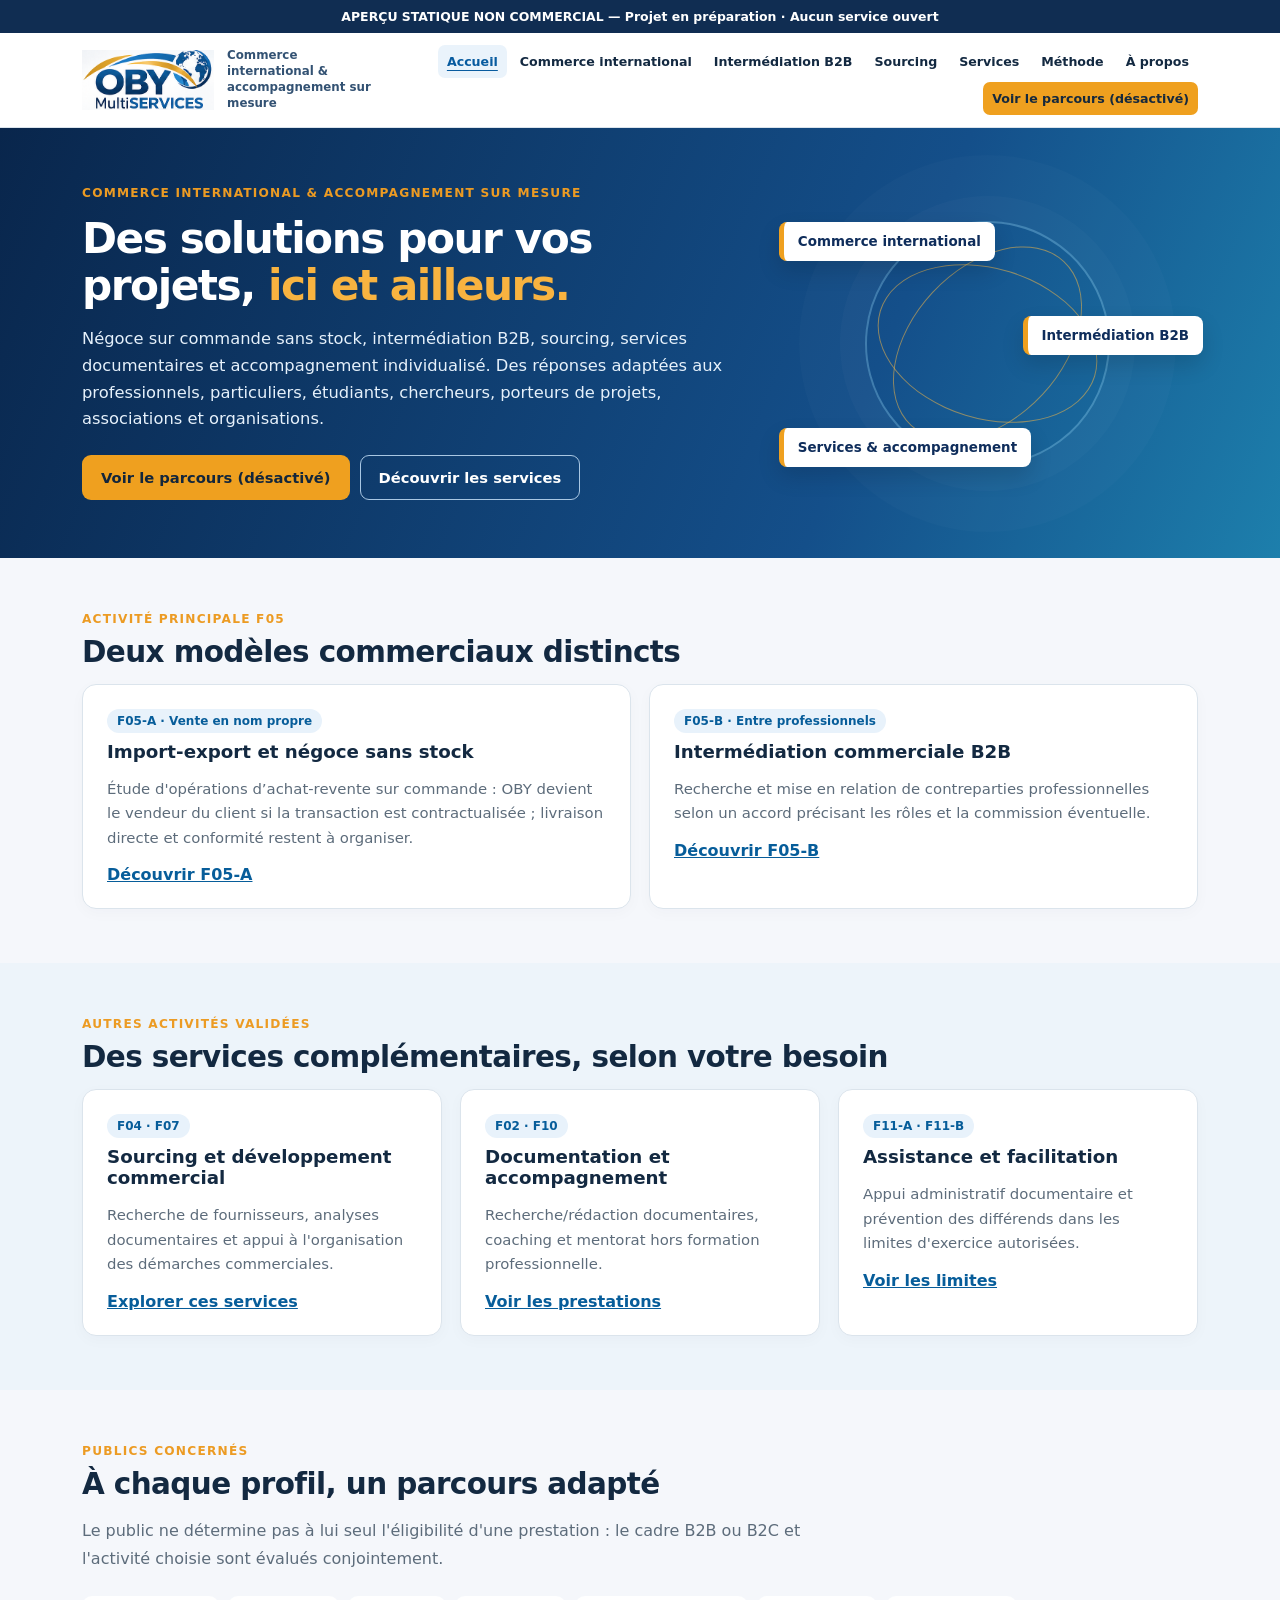
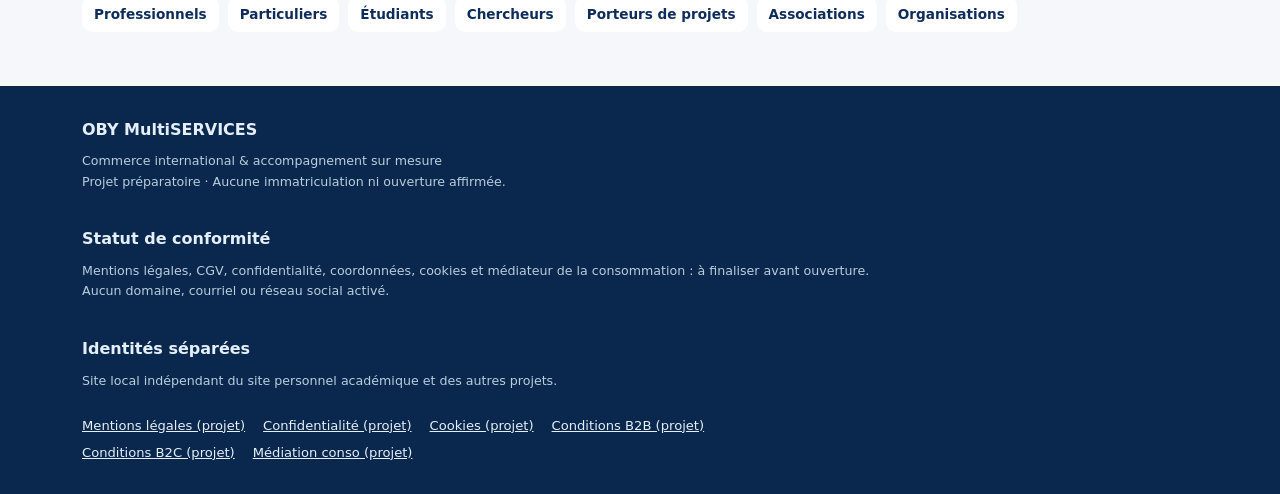
<file: docs/index.html>
<!DOCTYPE html>

<html lang="fr"><head><meta charset="utf-8"/><meta content="width=device-width,initial-scale=1" name="viewport"/><meta content="noindex,nofollow,noarchive" name="robots"/><meta content="strict-origin-when-cross-origin" name="referrer"/><title>Commerce international et accompagnement sur mesure | OBY MultiSERVICES — Aperçu statique</title><meta content="Découvrez OBY MultiSERVICES : commerce international, négoce sans stock, intermédiation B2B, sourcing et accompagnement individualisé." name="description"/><link href="assets/css/site.css" rel="stylesheet"/><script defer="" src="assets/js/site.js"></script></head><body><a class="skip" href="#main">Aller au contenu</a><div class="banner">APERÇU STATIQUE NON COMMERCIAL — Projet en préparation · Aucun service ouvert</div><header class="header"><div class="header-inner"><a aria-label="OBY MultiSERVICES — Accueil" class="brand" href="index.html"><img alt="Logo de référence OBY MultiSERVICES — piste Connexions commerciales" src="assets/img/logo_p1_REFERENCE_NON_FINAL.png"/><span class="brand-caption">Commerce international &amp; accompagnement sur mesure</span></a><button aria-controls="main-nav" aria-expanded="false" class="menu-toggle" data-menu-toggle="" type="button">☰ Menu</button><nav aria-label="Navigation principale" class="nav" data-main-nav="" id="main-nav"><a aria-current="page" class="active" href="index.html">Accueil</a><a class="" href="commerce.html">Commerce international</a><a class="" href="intermediation.html">Intermédiation B2B</a><a class="" href="sourcing.html">Sourcing</a><a class="" href="services.html">Services</a><a class="" href="methode.html">Méthode</a><a class="" href="apropos.html">À propos</a><a class="nav-cta" href="contact.html">Voir le parcours (désactivé)</a></nav></div></header><main class="main" id="main">
<section class="hero"><div class="container hero-grid"><div><div class="eyebrow">Commerce international &amp; accompagnement sur mesure</div><h1>Des solutions pour vos projets, <em>ici et ailleurs.</em></h1><p>Négoce sur commande sans stock, intermédiation B2B, sourcing, services documentaires et accompagnement individualisé. Des réponses adaptées aux professionnels, particuliers, étudiants, chercheurs, porteurs de projets, associations et organisations.</p><div class="btns"><a class="btn btn-primary" href="contact.html">Voir le parcours (désactivé)</a><a class="btn btn-outline" href="services.html">Découvrir les services</a></div></div><div aria-hidden="true" class="hero-visual"><div class="orb"></div><div class="orb-label one">Commerce international</div><div class="orb-label two">Intermédiation B2B</div><div class="orb-label three">Services &amp; accompagnement</div></div></div></section>
<section class="section"><div class="container"><div class="eyebrow">Activité principale F05</div><h2>Deux modèles commerciaux distincts</h2><div class="grid two"><article class="tile"><span class="chip">F05-A · Vente en nom propre</span><h3>Import-export et négoce sans stock</h3><p>Étude d'opérations d’achat-revente sur commande : OBY devient le vendeur du client si la transaction est contractualisée ; livraison directe et conformité restent à organiser.</p><a class="inline" href="commerce.html">Découvrir F05-A</a></article><article class="tile"><span class="chip">F05-B · Entre professionnels</span><h3>Intermédiation commerciale B2B</h3><p>Recherche et mise en relation de contreparties professionnelles selon un accord précisant les rôles et la commission éventuelle.</p><a class="inline" href="intermediation.html">Découvrir F05-B</a></article></div></div></section>
<section class="section soft"><div class="container"><div class="eyebrow">Autres activités validées</div><h2>Des services complémentaires, selon votre besoin</h2><div class="grid three"><article class="tile"><span class="chip">F04 · F07</span><h3>Sourcing et développement commercial</h3><p>Recherche de fournisseurs, analyses documentaires et appui à l'organisation des démarches commerciales.</p><a class="inline" href="sourcing.html">Explorer ces services</a></article><article class="tile"><span class="chip">F02 · F10</span><h3>Documentation et accompagnement</h3><p>Recherche/rédaction documentaires, coaching et mentorat hors formation professionnelle.</p><a class="inline" href="services.html">Voir les prestations</a></article><article class="tile"><span class="chip">F11-A · F11-B</span><h3>Assistance et facilitation</h3><p>Appui administratif documentaire et prévention des différends dans les limites d'exercice autorisées.</p><a class="inline" href="services.html">Voir les limites</a></article></div></div></section>
<section class="section"><div class="container"><div class="eyebrow">Publics concernés</div><h2>À chaque profil, un parcours adapté</h2><p class="intro">Le public ne détermine pas à lui seul l'éligibilité d'une prestation : le cadre B2B ou B2C et l'activité choisie sont évalués conjointement.</p><div class="audiences"><a href="contact.html?profil=professionnel">Professionnels</a><a href="contact.html?profil=particulier">Particuliers</a><a href="contact.html?profil=etudiant">Étudiants</a><a href="contact.html?profil=chercheur">Chercheurs</a><a href="contact.html?profil=porteur">Porteurs de projets</a><a href="contact.html?profil=association">Associations</a><a href="contact.html?profil=organisation">Organisations</a></div></div></section>
</main><footer class="footer"><div class="container foot-grid"><div><strong>OBY MultiSERVICES</strong><p>Commerce international &amp; accompagnement sur mesure<br/>Projet préparatoire · Aucune immatriculation ni ouverture affirmée.</p></div><div><strong>Statut de conformité</strong><p>Mentions légales, CGV, confidentialité, coordonnées, cookies et médiateur de la consommation : à finaliser avant ouverture.<br/>Aucun domaine, courriel ou réseau social activé.</p></div><div><strong>Identités séparées</strong><p>Site local indépendant du site personnel académique et des autres projets.</p></div></div><div class="container"><nav aria-label="Documents juridiques en préparation" class="site-legal-links"><a href="mentions-legales.html">Mentions légales (projet)</a><a href="confidentialite.html">Confidentialité (projet)</a><a href="cookies.html">Cookies (projet)</a><a href="conditions-b2b.html">Conditions B2B (projet)</a><a href="conditions-b2c.html">Conditions B2C (projet)</a><a href="mediation-consommation.html">Médiation conso (projet)</a></nav></div></footer></body></html>
</file>
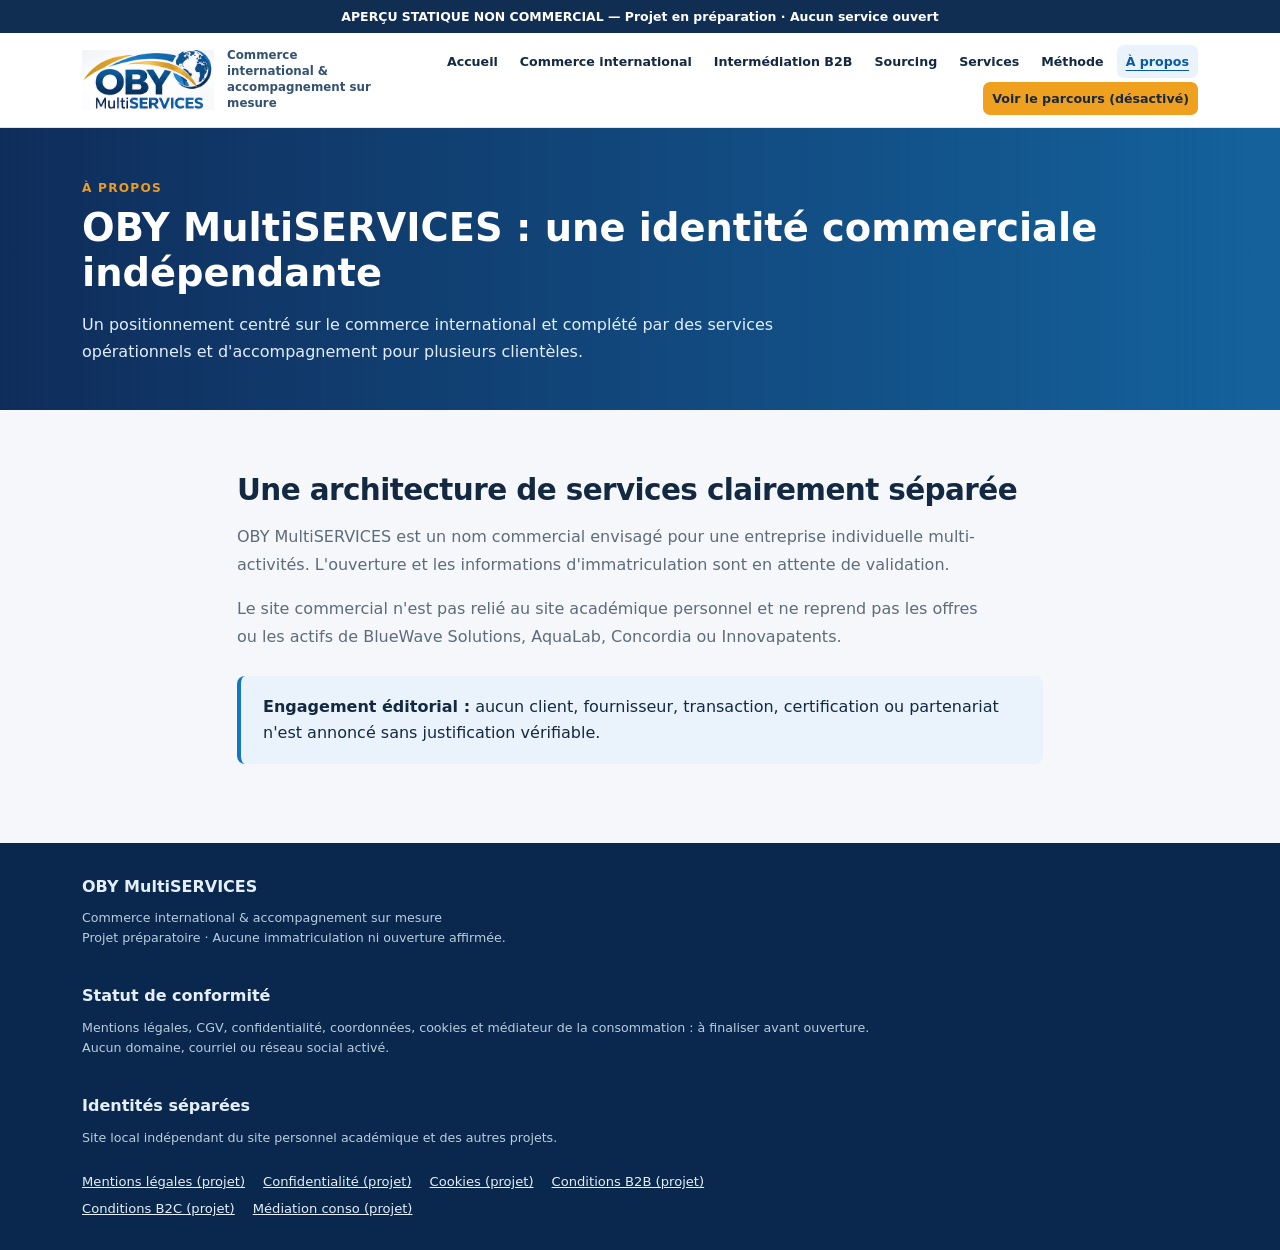
<file: docs/apropos.html>
<!DOCTYPE html>

<html lang="fr"><head><meta charset="utf-8"/><meta content="width=device-width,initial-scale=1" name="viewport"/><meta content="noindex,nofollow,noarchive" name="robots"/><meta content="strict-origin-when-cross-origin" name="referrer"/><title>Une activité indépendante à préparer avec rigueur | OBY MultiSERVICES — Aperçu statique</title><meta content="Découvrez le positionnement envisagé d’OBY MultiSERVICES et les engagements de clarté et de transparence." name="description"/><link href="assets/css/site.css" rel="stylesheet"/><script defer="" src="assets/js/site.js"></script></head><body><a class="skip" href="#main">Aller au contenu</a><div class="banner">APERÇU STATIQUE NON COMMERCIAL — Projet en préparation · Aucun service ouvert</div><header class="header"><div class="header-inner"><a aria-label="OBY MultiSERVICES — Accueil" class="brand" href="index.html"><img alt="Logo de référence OBY MultiSERVICES — piste Connexions commerciales" src="assets/img/logo_p1_REFERENCE_NON_FINAL.png"/><span class="brand-caption">Commerce international &amp; accompagnement sur mesure</span></a><button aria-controls="main-nav" aria-expanded="false" class="menu-toggle" data-menu-toggle="" type="button">☰ Menu</button><nav aria-label="Navigation principale" class="nav" data-main-nav="" id="main-nav"><a class="" href="index.html">Accueil</a><a class="" href="commerce.html">Commerce international</a><a class="" href="intermediation.html">Intermédiation B2B</a><a class="" href="sourcing.html">Sourcing</a><a class="" href="services.html">Services</a><a class="" href="methode.html">Méthode</a><a aria-current="page" class="active" href="apropos.html">À propos</a><a class="nav-cta" href="contact.html">Voir le parcours (désactivé)</a></nav></div></header><main class="main" id="main"><section class="page-lead"><div class="container"><div class="eyebrow">À propos</div><h1>OBY MultiSERVICES : une identité commerciale indépendante</h1><p>Un positionnement centré sur le commerce international et complété par des services opérationnels et d'accompagnement pour plusieurs clientèles.</p></div></section><section class="section"><div class="container block"><h2>Une architecture de services clairement séparée</h2><p class="intro">OBY MultiSERVICES est un nom commercial envisagé pour une entreprise individuelle multi-activités. L'ouverture et les informations d'immatriculation sont en attente de validation.</p><p class="intro">Le site commercial n'est pas relié au site académique personnel et ne reprend pas les offres ou les actifs de BlueWave Solutions, AquaLab, Concordia ou Innovapatents.</p><div class="callout"><strong>Engagement éditorial :</strong> aucun client, fournisseur, transaction, certification ou partenariat n'est annoncé sans justification vérifiable.</div></div></section></main><footer class="footer"><div class="container foot-grid"><div><strong>OBY MultiSERVICES</strong><p>Commerce international &amp; accompagnement sur mesure<br/>Projet préparatoire · Aucune immatriculation ni ouverture affirmée.</p></div><div><strong>Statut de conformité</strong><p>Mentions légales, CGV, confidentialité, coordonnées, cookies et médiateur de la consommation : à finaliser avant ouverture.<br/>Aucun domaine, courriel ou réseau social activé.</p></div><div><strong>Identités séparées</strong><p>Site local indépendant du site personnel académique et des autres projets.</p></div></div><div class="container"><nav aria-label="Documents juridiques en préparation" class="site-legal-links"><a href="mentions-legales.html">Mentions légales (projet)</a><a href="confidentialite.html">Confidentialité (projet)</a><a href="cookies.html">Cookies (projet)</a><a href="conditions-b2b.html">Conditions B2B (projet)</a><a href="conditions-b2c.html">Conditions B2C (projet)</a><a href="mediation-consommation.html">Médiation conso (projet)</a></nav></div></footer></body></html>
</file>
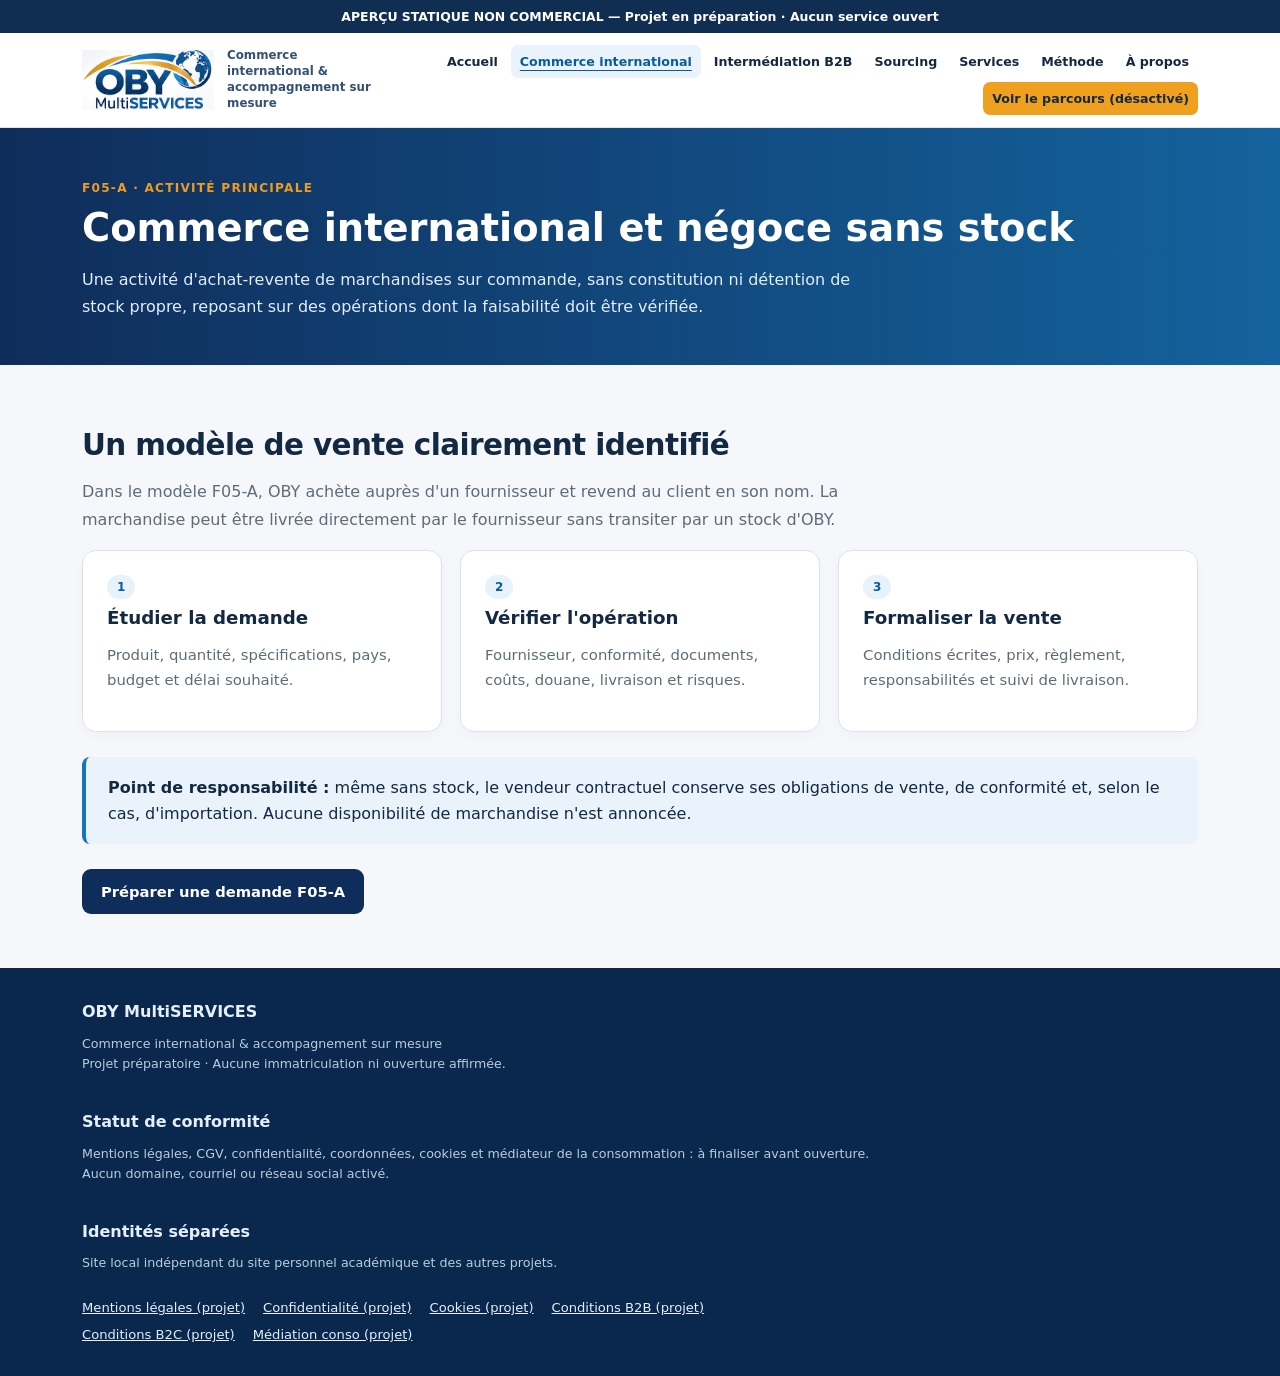
<file: docs/commerce.html>
<!DOCTYPE html>

<html lang="fr"><head><meta charset="utf-8"/><meta content="width=device-width,initial-scale=1" name="viewport"/><meta content="noindex,nofollow,noarchive" name="robots"/><meta content="strict-origin-when-cross-origin" name="referrer"/><title>Négoce sur commande sans stock — F05-A | OBY MultiSERVICES — Aperçu statique</title><meta content="Étude d’opérations d’achat-revente de marchandises sur commande, avec livraison directe et responsabilités du vendeur." name="description"/><link href="assets/css/site.css" rel="stylesheet"/><script defer="" src="assets/js/site.js"></script></head><body><a class="skip" href="#main">Aller au contenu</a><div class="banner">APERÇU STATIQUE NON COMMERCIAL — Projet en préparation · Aucun service ouvert</div><header class="header"><div class="header-inner"><a aria-label="OBY MultiSERVICES — Accueil" class="brand" href="index.html"><img alt="Logo de référence OBY MultiSERVICES — piste Connexions commerciales" src="assets/img/logo_p1_REFERENCE_NON_FINAL.png"/><span class="brand-caption">Commerce international &amp; accompagnement sur mesure</span></a><button aria-controls="main-nav" aria-expanded="false" class="menu-toggle" data-menu-toggle="" type="button">☰ Menu</button><nav aria-label="Navigation principale" class="nav" data-main-nav="" id="main-nav"><a class="" href="index.html">Accueil</a><a aria-current="page" class="active" href="commerce.html">Commerce international</a><a class="" href="intermediation.html">Intermédiation B2B</a><a class="" href="sourcing.html">Sourcing</a><a class="" href="services.html">Services</a><a class="" href="methode.html">Méthode</a><a class="" href="apropos.html">À propos</a><a class="nav-cta" href="contact.html">Voir le parcours (désactivé)</a></nav></div></header><main class="main" id="main"><section class="page-lead"><div class="container"><div class="eyebrow">F05-A · Activité principale</div><h1>Commerce international et négoce sans stock</h1><p>Une activité d'achat-revente de marchandises sur commande, sans constitution ni détention de stock propre, reposant sur des opérations dont la faisabilité doit être vérifiée.</p></div></section><section class="section"><div class="container"><h2>Un modèle de vente clairement identifié</h2><p class="intro">Dans le modèle F05-A, OBY achète auprès d'un fournisseur et revend au client en son nom. La marchandise peut être livrée directement par le fournisseur sans transiter par un stock d'OBY.</p><div class="grid three"><article class="tile"><span class="chip">1</span><h3>Étudier la demande</h3><p>Produit, quantité, spécifications, pays, budget et délai souhaité.</p></article><article class="tile"><span class="chip">2</span><h3>Vérifier l'opération</h3><p>Fournisseur, conformité, documents, coûts, douane, livraison et risques.</p></article><article class="tile"><span class="chip">3</span><h3>Formaliser la vente</h3><p>Conditions écrites, prix, règlement, responsabilités et suivi de livraison.</p></article></div><div class="callout"><strong>Point de responsabilité :</strong> même sans stock, le vendeur contractuel conserve ses obligations de vente, de conformité et, selon le cas, d'importation. Aucune disponibilité de marchandise n'est annoncée.</div><a class="btn btn-secondary" href="contact.html?activite=F05A">Préparer une demande F05-A</a></div></section></main><footer class="footer"><div class="container foot-grid"><div><strong>OBY MultiSERVICES</strong><p>Commerce international &amp; accompagnement sur mesure<br/>Projet préparatoire · Aucune immatriculation ni ouverture affirmée.</p></div><div><strong>Statut de conformité</strong><p>Mentions légales, CGV, confidentialité, coordonnées, cookies et médiateur de la consommation : à finaliser avant ouverture.<br/>Aucun domaine, courriel ou réseau social activé.</p></div><div><strong>Identités séparées</strong><p>Site local indépendant du site personnel académique et des autres projets.</p></div></div><div class="container"><nav aria-label="Documents juridiques en préparation" class="site-legal-links"><a href="mentions-legales.html">Mentions légales (projet)</a><a href="confidentialite.html">Confidentialité (projet)</a><a href="cookies.html">Cookies (projet)</a><a href="conditions-b2b.html">Conditions B2B (projet)</a><a href="conditions-b2c.html">Conditions B2C (projet)</a><a href="mediation-consommation.html">Médiation conso (projet)</a></nav></div></footer></body></html>
</file>
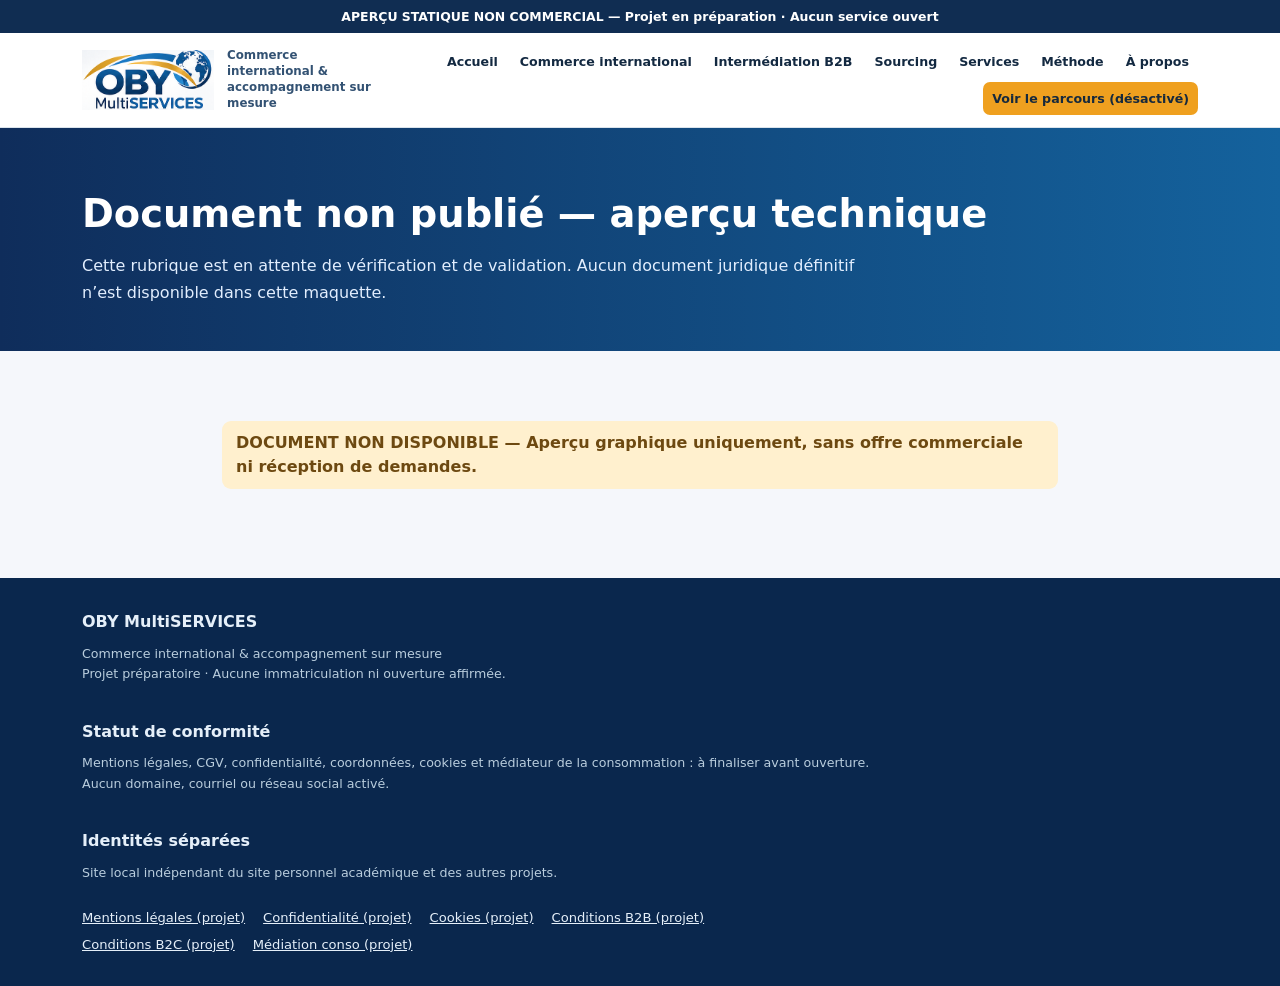
<file: docs/conditions-b2b.html>
<!DOCTYPE html>

<html lang="fr"><head><meta charset="utf-8"/><meta content="width=device-width,initial-scale=1" name="viewport"/><meta content="noindex,nofollow,noarchive" name="robots"/><meta content="strict-origin-when-cross-origin" name="referrer"/><title>Conditions commerciales B2B — Aperçu statique | OBY MultiSERVICES</title><meta content="Projet d’architecture contractuelle destiné aux clients professionnels, non applicable en l’état." name="description"/><link href="assets/css/site.css" rel="stylesheet"/><script defer="" src="assets/js/site.js"></script></head><body><a class="skip" href="#main">Aller au contenu</a><div class="banner">APERÇU STATIQUE NON COMMERCIAL — Projet en préparation · Aucun service ouvert</div><header class="header"><div class="header-inner"><a aria-label="OBY MultiSERVICES — Accueil" class="brand" href="index.html"><img alt="Logo de référence OBY MultiSERVICES — piste Connexions commerciales" src="assets/img/logo_p1_REFERENCE_NON_FINAL.png"/><span class="brand-caption">Commerce international &amp; accompagnement sur mesure</span></a><button aria-controls="main-nav" aria-expanded="false" class="menu-toggle" data-menu-toggle="" type="button">☰ Menu</button><nav aria-label="Navigation principale" class="nav" data-main-nav="" id="main-nav"><a class="" href="index.html">Accueil</a><a class="" href="commerce.html">Commerce international</a><a class="" href="intermediation.html">Intermédiation B2B</a><a class="" href="sourcing.html">Sourcing</a><a class="" href="services.html">Services</a><a class="" href="methode.html">Méthode</a><a class="" href="apropos.html">À propos</a><a class="nav-cta" href="contact.html">Voir le parcours (désactivé)</a></nav></div></header><main class="main" id="main"><section class="page-lead"><div class="container"><h1>Document non publié — aperçu technique</h1><p>Cette rubrique est en attente de vérification et de validation. Aucun document juridique définitif n’est disponible dans cette maquette.</p></div></section><section class="section"><div class="container legal-section"><p class="badge-warning">DOCUMENT NON DISPONIBLE — Aperçu graphique uniquement, sans offre commerciale ni réception de demandes.</p></div></section></main><footer class="footer"><div class="container foot-grid"><div><strong>OBY MultiSERVICES</strong><p>Commerce international &amp; accompagnement sur mesure<br/>Projet préparatoire · Aucune immatriculation ni ouverture affirmée.</p></div><div><strong>Statut de conformité</strong><p>Mentions légales, CGV, confidentialité, coordonnées, cookies et médiateur de la consommation : à finaliser avant ouverture.<br/>Aucun domaine, courriel ou réseau social activé.</p></div><div><strong>Identités séparées</strong><p>Site local indépendant du site personnel académique et des autres projets.</p></div></div><div class="container"><nav aria-label="Documents juridiques en préparation" class="site-legal-links"><a href="mentions-legales.html">Mentions légales (projet)</a><a href="confidentialite.html">Confidentialité (projet)</a><a href="cookies.html">Cookies (projet)</a><a href="conditions-b2b.html">Conditions B2B (projet)</a><a href="conditions-b2c.html">Conditions B2C (projet)</a><a href="mediation-consommation.html">Médiation conso (projet)</a></nav></div></footer></body></html>
</file>
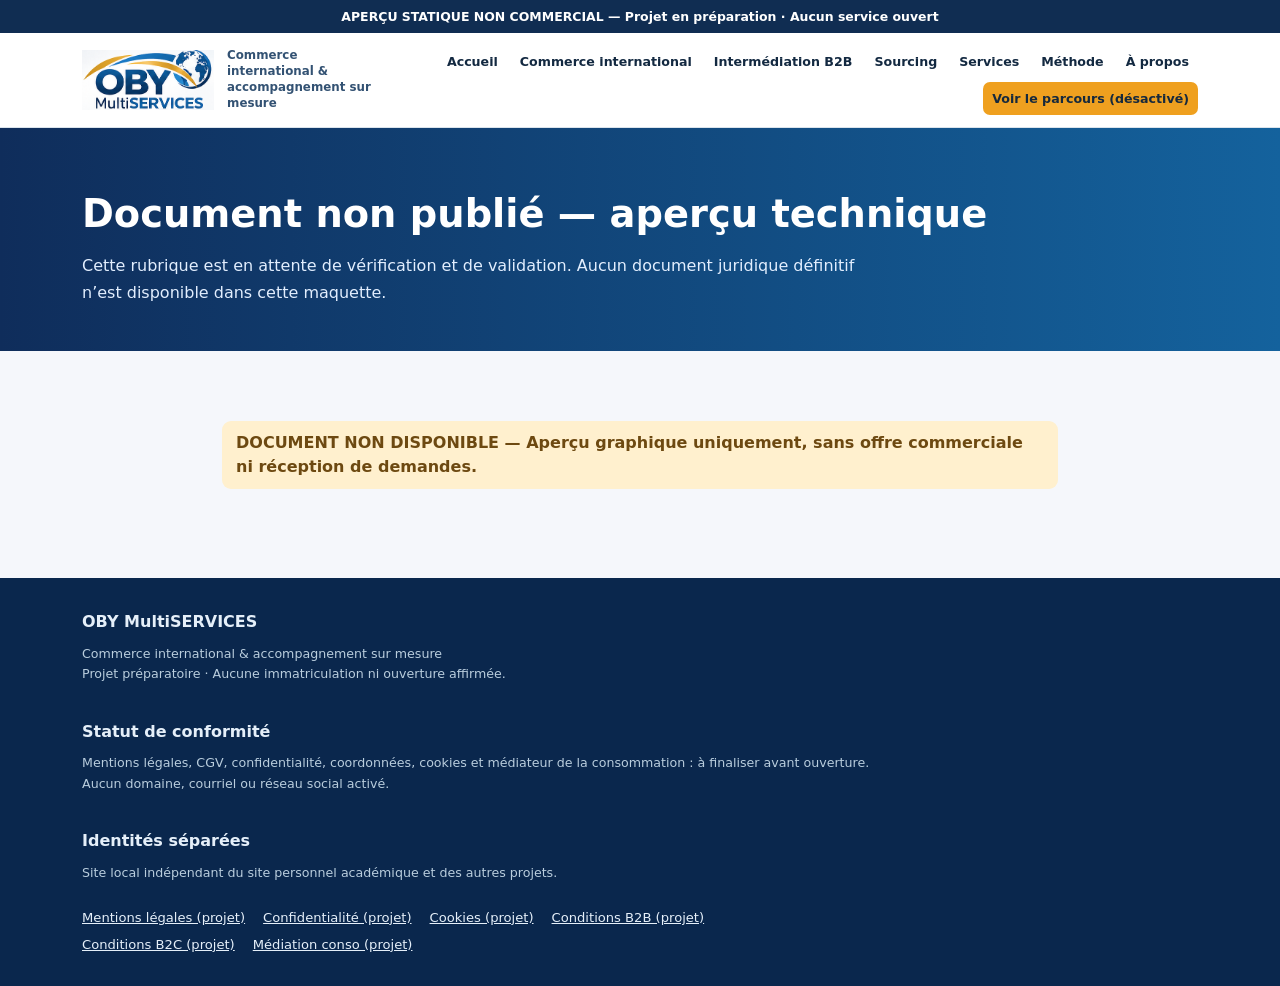
<file: docs/conditions-b2c.html>
<!DOCTYPE html>

<html lang="fr"><head><meta charset="utf-8"/><meta content="width=device-width,initial-scale=1" name="viewport"/><meta content="noindex,nofollow,noarchive" name="robots"/><meta content="strict-origin-when-cross-origin" name="referrer"/><title>Conditions consommateurs B2C — Aperçu statique | OBY MultiSERVICES</title><meta content="Projet de structure pour les opérations avec consommateurs, qui ne vaut pas CGV adoptées." name="description"/><link href="assets/css/site.css" rel="stylesheet"/><script defer="" src="assets/js/site.js"></script></head><body><a class="skip" href="#main">Aller au contenu</a><div class="banner">APERÇU STATIQUE NON COMMERCIAL — Projet en préparation · Aucun service ouvert</div><header class="header"><div class="header-inner"><a aria-label="OBY MultiSERVICES — Accueil" class="brand" href="index.html"><img alt="Logo de référence OBY MultiSERVICES — piste Connexions commerciales" src="assets/img/logo_p1_REFERENCE_NON_FINAL.png"/><span class="brand-caption">Commerce international &amp; accompagnement sur mesure</span></a><button aria-controls="main-nav" aria-expanded="false" class="menu-toggle" data-menu-toggle="" type="button">☰ Menu</button><nav aria-label="Navigation principale" class="nav" data-main-nav="" id="main-nav"><a class="" href="index.html">Accueil</a><a class="" href="commerce.html">Commerce international</a><a class="" href="intermediation.html">Intermédiation B2B</a><a class="" href="sourcing.html">Sourcing</a><a class="" href="services.html">Services</a><a class="" href="methode.html">Méthode</a><a class="" href="apropos.html">À propos</a><a class="nav-cta" href="contact.html">Voir le parcours (désactivé)</a></nav></div></header><main class="main" id="main"><section class="page-lead"><div class="container"><h1>Document non publié — aperçu technique</h1><p>Cette rubrique est en attente de vérification et de validation. Aucun document juridique définitif n’est disponible dans cette maquette.</p></div></section><section class="section"><div class="container legal-section"><p class="badge-warning">DOCUMENT NON DISPONIBLE — Aperçu graphique uniquement, sans offre commerciale ni réception de demandes.</p></div></section></main><footer class="footer"><div class="container foot-grid"><div><strong>OBY MultiSERVICES</strong><p>Commerce international &amp; accompagnement sur mesure<br/>Projet préparatoire · Aucune immatriculation ni ouverture affirmée.</p></div><div><strong>Statut de conformité</strong><p>Mentions légales, CGV, confidentialité, coordonnées, cookies et médiateur de la consommation : à finaliser avant ouverture.<br/>Aucun domaine, courriel ou réseau social activé.</p></div><div><strong>Identités séparées</strong><p>Site local indépendant du site personnel académique et des autres projets.</p></div></div><div class="container"><nav aria-label="Documents juridiques en préparation" class="site-legal-links"><a href="mentions-legales.html">Mentions légales (projet)</a><a href="confidentialite.html">Confidentialité (projet)</a><a href="cookies.html">Cookies (projet)</a><a href="conditions-b2b.html">Conditions B2B (projet)</a><a href="conditions-b2c.html">Conditions B2C (projet)</a><a href="mediation-consommation.html">Médiation conso (projet)</a></nav></div></footer></body></html>
</file>
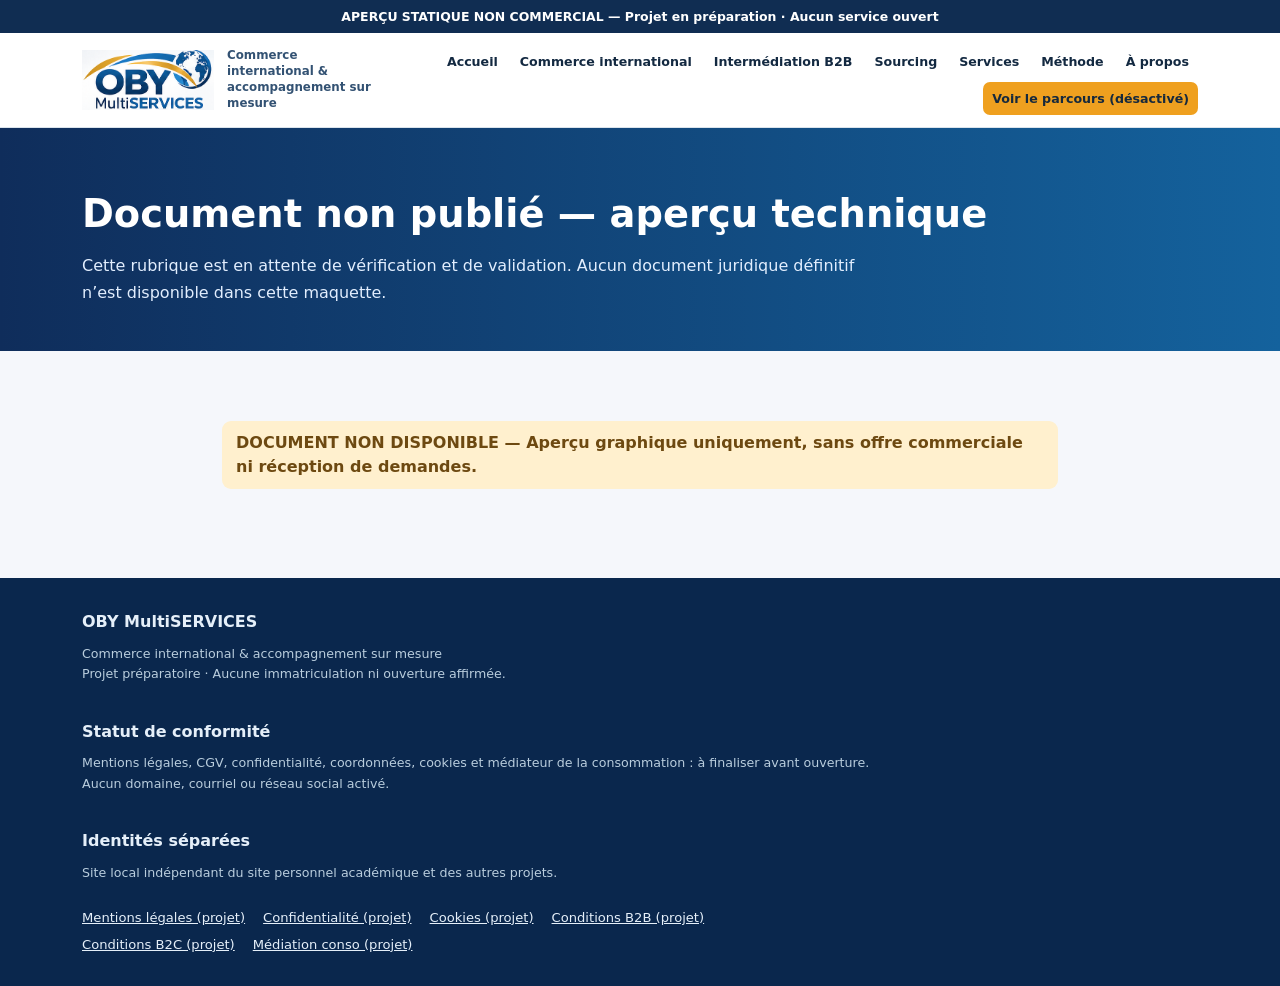
<file: docs/confidentialite.html>
<!DOCTYPE html>

<html lang="fr"><head><meta charset="utf-8"/><meta content="width=device-width,initial-scale=1" name="viewport"/><meta content="noindex,nofollow,noarchive" name="robots"/><meta content="strict-origin-when-cross-origin" name="referrer"/><title>Politique de confidentialité — Aperçu statique | OBY MultiSERVICES</title><meta content="Projet RGPD : la version actuelle n’a aucun formulaire connecté et n’enregistre aucune demande." name="description"/><link href="assets/css/site.css" rel="stylesheet"/><script defer="" src="assets/js/site.js"></script></head><body><a class="skip" href="#main">Aller au contenu</a><div class="banner">APERÇU STATIQUE NON COMMERCIAL — Projet en préparation · Aucun service ouvert</div><header class="header"><div class="header-inner"><a aria-label="OBY MultiSERVICES — Accueil" class="brand" href="index.html"><img alt="Logo de référence OBY MultiSERVICES — piste Connexions commerciales" src="assets/img/logo_p1_REFERENCE_NON_FINAL.png"/><span class="brand-caption">Commerce international &amp; accompagnement sur mesure</span></a><button aria-controls="main-nav" aria-expanded="false" class="menu-toggle" data-menu-toggle="" type="button">☰ Menu</button><nav aria-label="Navigation principale" class="nav" data-main-nav="" id="main-nav"><a class="" href="index.html">Accueil</a><a class="" href="commerce.html">Commerce international</a><a class="" href="intermediation.html">Intermédiation B2B</a><a class="" href="sourcing.html">Sourcing</a><a class="" href="services.html">Services</a><a class="" href="methode.html">Méthode</a><a class="" href="apropos.html">À propos</a><a class="nav-cta" href="contact.html">Voir le parcours (désactivé)</a></nav></div></header><main class="main" id="main"><section class="page-lead"><div class="container"><h1>Document non publié — aperçu technique</h1><p>Cette rubrique est en attente de vérification et de validation. Aucun document juridique définitif n’est disponible dans cette maquette.</p></div></section><section class="section"><div class="container legal-section"><p class="badge-warning">DOCUMENT NON DISPONIBLE — Aperçu graphique uniquement, sans offre commerciale ni réception de demandes.</p></div></section></main><footer class="footer"><div class="container foot-grid"><div><strong>OBY MultiSERVICES</strong><p>Commerce international &amp; accompagnement sur mesure<br/>Projet préparatoire · Aucune immatriculation ni ouverture affirmée.</p></div><div><strong>Statut de conformité</strong><p>Mentions légales, CGV, confidentialité, coordonnées, cookies et médiateur de la consommation : à finaliser avant ouverture.<br/>Aucun domaine, courriel ou réseau social activé.</p></div><div><strong>Identités séparées</strong><p>Site local indépendant du site personnel académique et des autres projets.</p></div></div><div class="container"><nav aria-label="Documents juridiques en préparation" class="site-legal-links"><a href="mentions-legales.html">Mentions légales (projet)</a><a href="confidentialite.html">Confidentialité (projet)</a><a href="cookies.html">Cookies (projet)</a><a href="conditions-b2b.html">Conditions B2B (projet)</a><a href="conditions-b2c.html">Conditions B2C (projet)</a><a href="mediation-consommation.html">Médiation conso (projet)</a></nav></div></footer></body></html>
</file>
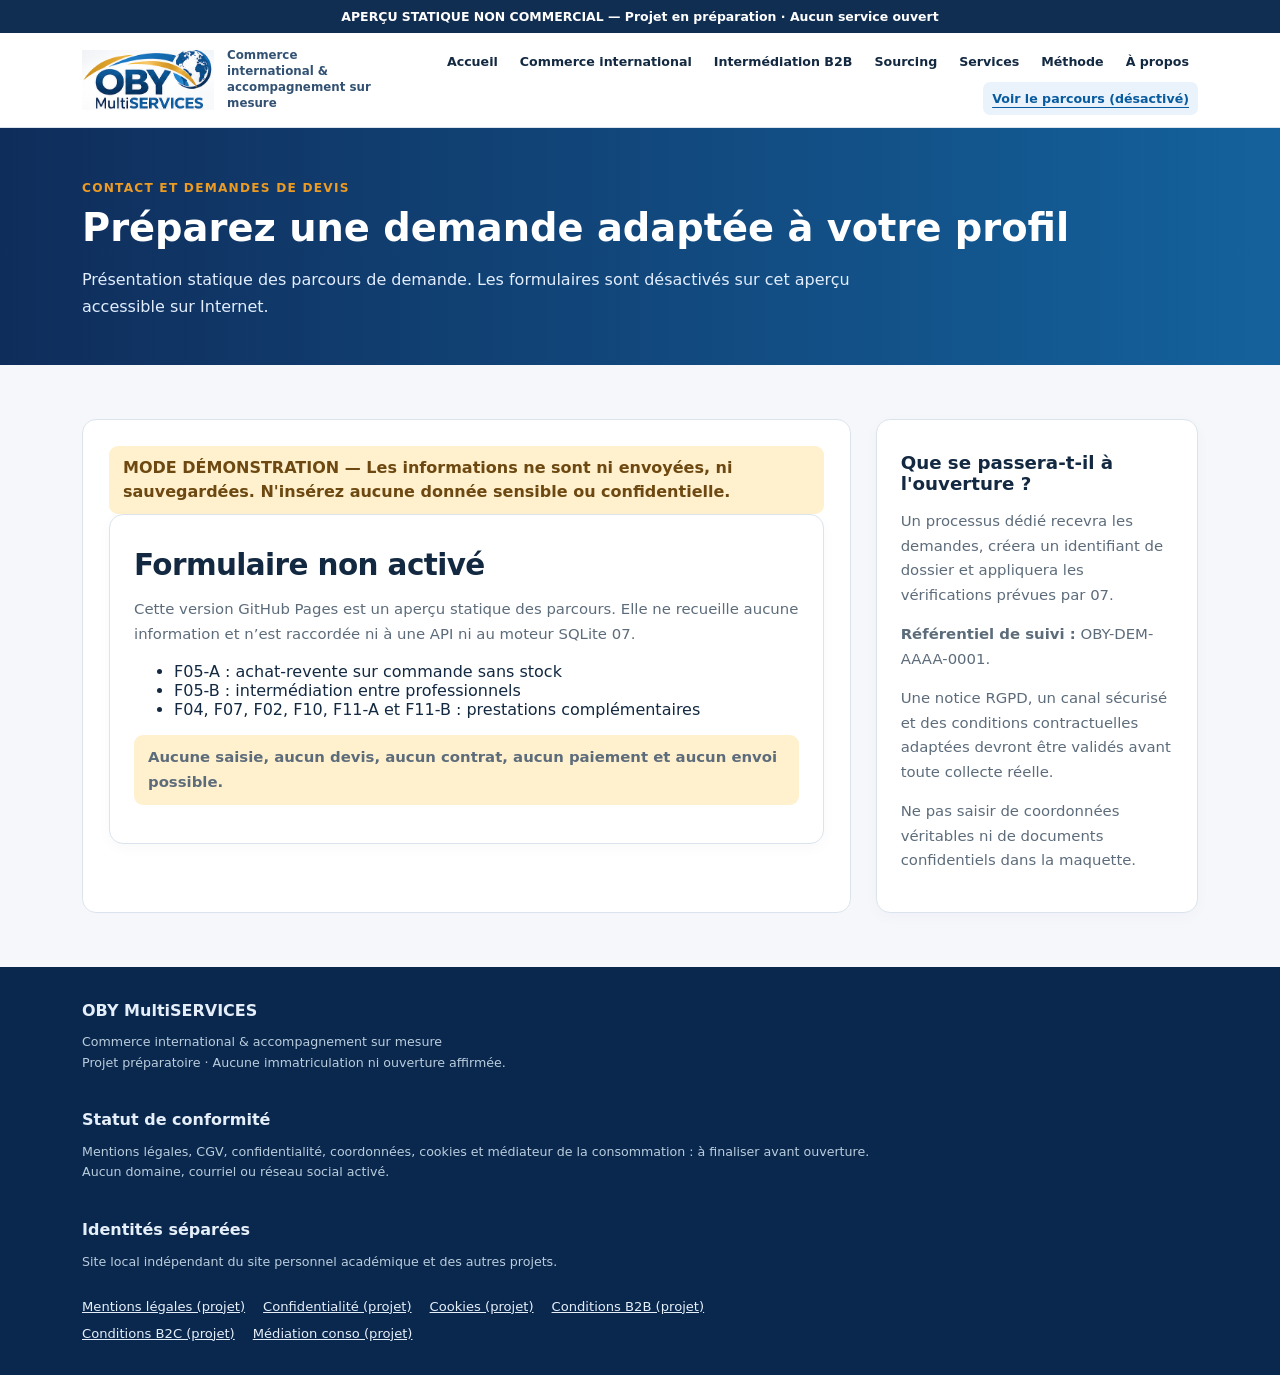
<file: docs/contact.html>
<!DOCTYPE html>

<html lang="fr"><head><meta charset="utf-8"/><meta content="width=device-width,initial-scale=1" name="viewport"/><meta content="noindex,nofollow,noarchive" name="robots"/><meta content="strict-origin-when-cross-origin" name="referrer"/><title>Décrire votre projet ou votre demande | OBY MultiSERVICES — Aperçu statique</title><meta content="Sélectionnez votre profil et le service souhaité pour préparer une demande adaptée à votre situation." name="description"/><link href="assets/css/site.css" rel="stylesheet"/><script defer="" src="assets/js/site.js"></script></head><body><a class="skip" href="#main">Aller au contenu</a><div class="banner">APERÇU STATIQUE NON COMMERCIAL — Projet en préparation · Aucun service ouvert</div><header class="header"><div class="header-inner"><a aria-label="OBY MultiSERVICES — Accueil" class="brand" href="index.html"><img alt="Logo de référence OBY MultiSERVICES — piste Connexions commerciales" src="assets/img/logo_p1_REFERENCE_NON_FINAL.png"/><span class="brand-caption">Commerce international &amp; accompagnement sur mesure</span></a><button aria-controls="main-nav" aria-expanded="false" class="menu-toggle" data-menu-toggle="" type="button">☰ Menu</button><nav aria-label="Navigation principale" class="nav" data-main-nav="" id="main-nav"><a class="" href="index.html">Accueil</a><a class="" href="commerce.html">Commerce international</a><a class="" href="intermediation.html">Intermédiation B2B</a><a class="" href="sourcing.html">Sourcing</a><a class="" href="services.html">Services</a><a class="" href="methode.html">Méthode</a><a class="" href="apropos.html">À propos</a><a aria-current="page" class="active nav-cta" href="contact.html">Voir le parcours (désactivé)</a></nav></div></header><main class="main" id="main"><section class="page-lead"><div class="container"><div class="eyebrow">Contact et demandes de devis</div><h1>Préparez une demande adaptée à votre profil</h1><p>Présentation statique des parcours de demande. Les formulaires sont désactivés sur cet aperçu accessible sur Internet.</p></div></section><section class="section"><div class="container form-layout"><div class="formbox"><div class="badge-warning">MODE DÉMONSTRATION — Les informations ne sont ni envoyées, ni sauvegardées. N'insérez aucune donnée sensible ou confidentielle.</div><div class="tile" id="preview-disabled-form"><h2>Formulaire non activé</h2><p>Cette version GitHub Pages est un aperçu statique des parcours. Elle ne recueille aucune information et n’est raccordée ni à une API ni au moteur SQLite 07.</p><ul><li>F05-A : achat-revente sur commande sans stock</li><li>F05-B : intermédiation entre professionnels</li><li>F04, F07, F02, F10, F11-A et F11-B : prestations complémentaires</li></ul><p class="badge-warning">Aucune saisie, aucun devis, aucun contrat, aucun paiement et aucun envoi possible.</p></div></div><aside class="tile"><h3>Que se passera-t-il à l'ouverture ?</h3><p>Un processus dédié recevra les demandes, créera un identifiant de dossier et appliquera les vérifications prévues par 07.</p><p><strong>Référentiel de suivi :</strong> OBY-DEM-AAAA-0001.</p><p>Une notice RGPD, un canal sécurisé et des conditions contractuelles adaptées devront être validés avant toute collecte réelle.</p><p class="legal-note">Ne pas saisir de coordonnées véritables ni de documents confidentiels dans la maquette.</p></aside></div></section></main><footer class="footer"><div class="container foot-grid"><div><strong>OBY MultiSERVICES</strong><p>Commerce international &amp; accompagnement sur mesure<br/>Projet préparatoire · Aucune immatriculation ni ouverture affirmée.</p></div><div><strong>Statut de conformité</strong><p>Mentions légales, CGV, confidentialité, coordonnées, cookies et médiateur de la consommation : à finaliser avant ouverture.<br/>Aucun domaine, courriel ou réseau social activé.</p></div><div><strong>Identités séparées</strong><p>Site local indépendant du site personnel académique et des autres projets.</p></div></div><div class="container"><nav aria-label="Documents juridiques en préparation" class="site-legal-links"><a href="mentions-legales.html">Mentions légales (projet)</a><a href="confidentialite.html">Confidentialité (projet)</a><a href="cookies.html">Cookies (projet)</a><a href="conditions-b2b.html">Conditions B2B (projet)</a><a href="conditions-b2c.html">Conditions B2C (projet)</a><a href="mediation-consommation.html">Médiation conso (projet)</a></nav></div></footer></body></html>
</file>
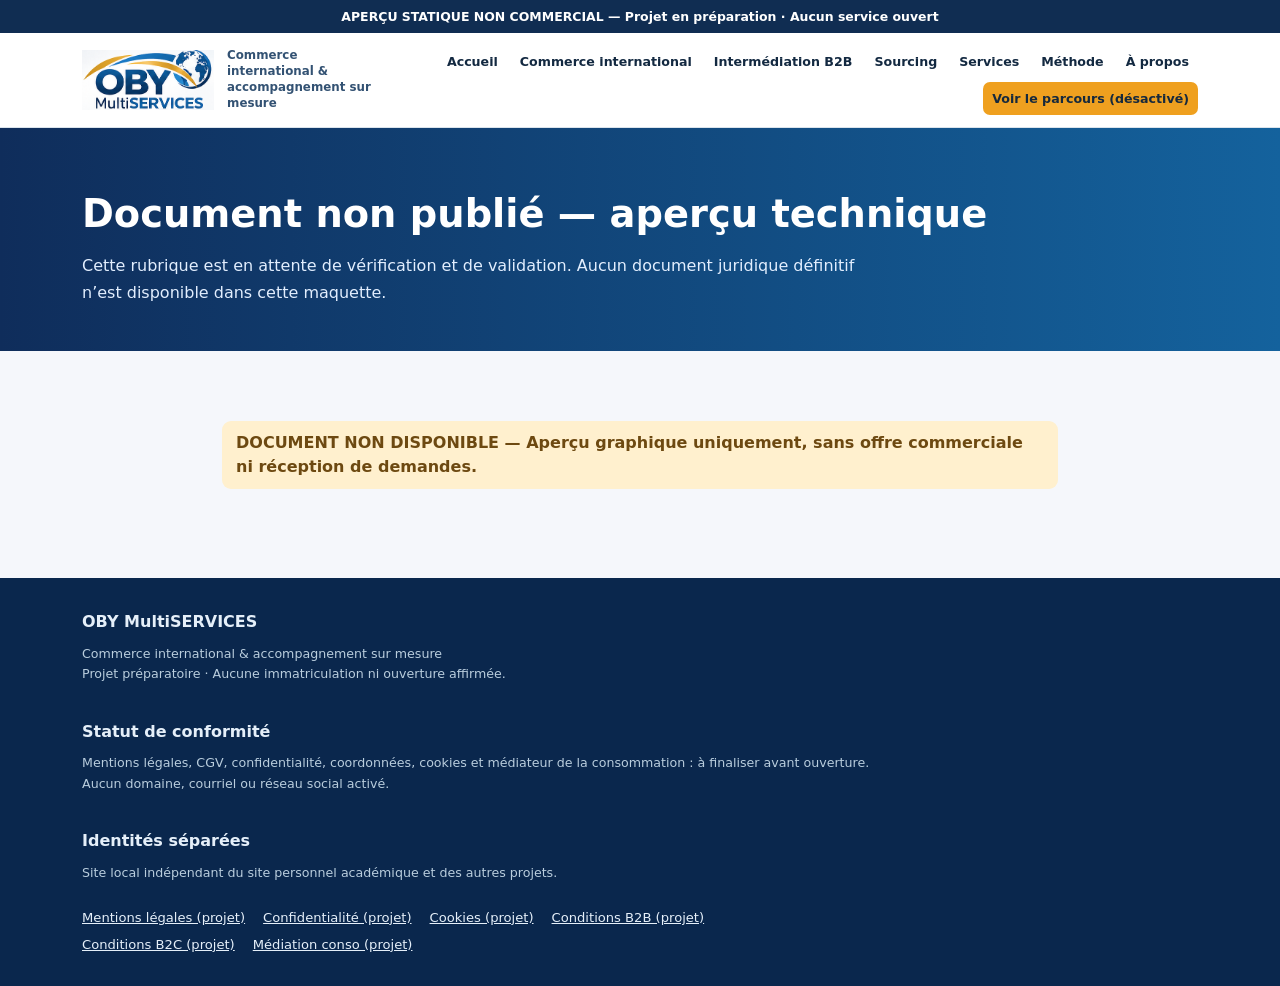
<file: docs/cookies.html>
<!DOCTYPE html>

<html lang="fr"><head><meta charset="utf-8"/><meta content="width=device-width,initial-scale=1" name="viewport"/><meta content="noindex,nofollow,noarchive" name="robots"/><meta content="strict-origin-when-cross-origin" name="referrer"/><title>Cookies et traceurs — Aperçu statique | OBY MultiSERVICES</title><meta content="Projet d’information sur les traceurs ; aucun outil d’analyse d’audience n’est activé dans V5." name="description"/><link href="assets/css/site.css" rel="stylesheet"/><script defer="" src="assets/js/site.js"></script></head><body><a class="skip" href="#main">Aller au contenu</a><div class="banner">APERÇU STATIQUE NON COMMERCIAL — Projet en préparation · Aucun service ouvert</div><header class="header"><div class="header-inner"><a aria-label="OBY MultiSERVICES — Accueil" class="brand" href="index.html"><img alt="Logo de référence OBY MultiSERVICES — piste Connexions commerciales" src="assets/img/logo_p1_REFERENCE_NON_FINAL.png"/><span class="brand-caption">Commerce international &amp; accompagnement sur mesure</span></a><button aria-controls="main-nav" aria-expanded="false" class="menu-toggle" data-menu-toggle="" type="button">☰ Menu</button><nav aria-label="Navigation principale" class="nav" data-main-nav="" id="main-nav"><a class="" href="index.html">Accueil</a><a class="" href="commerce.html">Commerce international</a><a class="" href="intermediation.html">Intermédiation B2B</a><a class="" href="sourcing.html">Sourcing</a><a class="" href="services.html">Services</a><a class="" href="methode.html">Méthode</a><a class="" href="apropos.html">À propos</a><a class="nav-cta" href="contact.html">Voir le parcours (désactivé)</a></nav></div></header><main class="main" id="main"><section class="page-lead"><div class="container"><h1>Document non publié — aperçu technique</h1><p>Cette rubrique est en attente de vérification et de validation. Aucun document juridique définitif n’est disponible dans cette maquette.</p></div></section><section class="section"><div class="container legal-section"><p class="badge-warning">DOCUMENT NON DISPONIBLE — Aperçu graphique uniquement, sans offre commerciale ni réception de demandes.</p></div></section></main><footer class="footer"><div class="container foot-grid"><div><strong>OBY MultiSERVICES</strong><p>Commerce international &amp; accompagnement sur mesure<br/>Projet préparatoire · Aucune immatriculation ni ouverture affirmée.</p></div><div><strong>Statut de conformité</strong><p>Mentions légales, CGV, confidentialité, coordonnées, cookies et médiateur de la consommation : à finaliser avant ouverture.<br/>Aucun domaine, courriel ou réseau social activé.</p></div><div><strong>Identités séparées</strong><p>Site local indépendant du site personnel académique et des autres projets.</p></div></div><div class="container"><nav aria-label="Documents juridiques en préparation" class="site-legal-links"><a href="mentions-legales.html">Mentions légales (projet)</a><a href="confidentialite.html">Confidentialité (projet)</a><a href="cookies.html">Cookies (projet)</a><a href="conditions-b2b.html">Conditions B2B (projet)</a><a href="conditions-b2c.html">Conditions B2C (projet)</a><a href="mediation-consommation.html">Médiation conso (projet)</a></nav></div></footer></body></html>
</file>
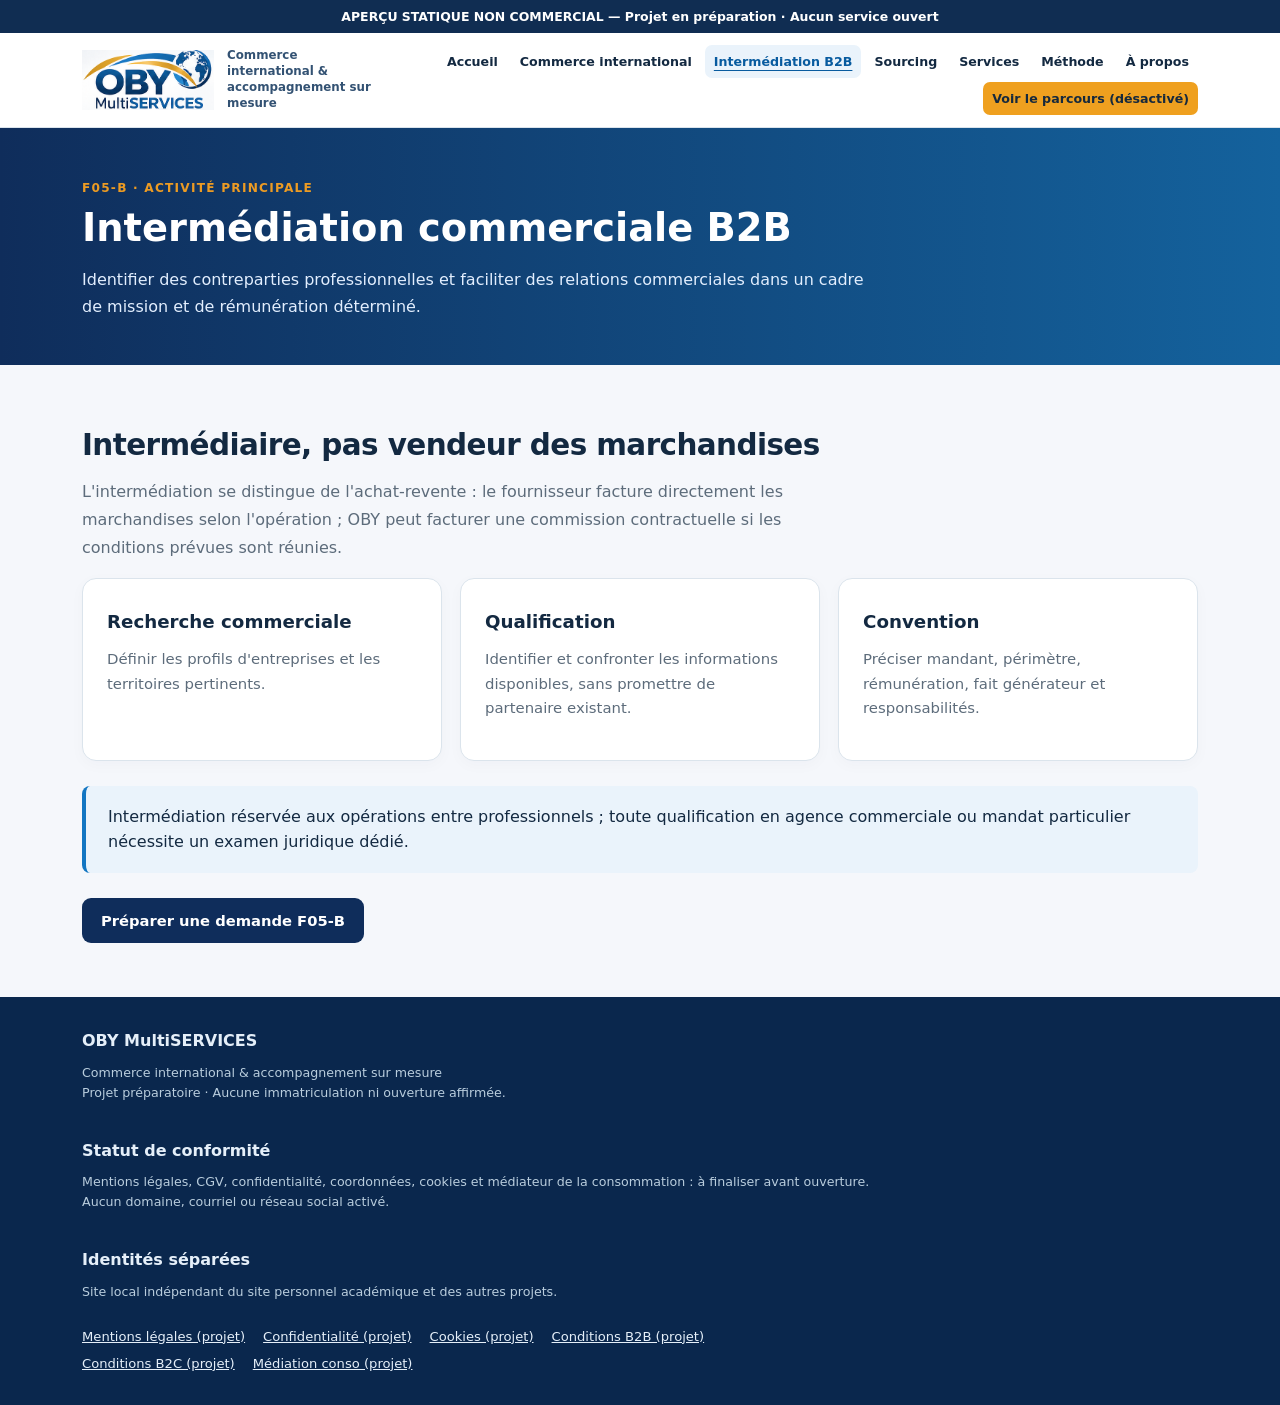
<file: docs/intermediation.html>
<!DOCTYPE html>

<html lang="fr"><head><meta charset="utf-8"/><meta content="width=device-width,initial-scale=1" name="viewport"/><meta content="noindex,nofollow,noarchive" name="robots"/><meta content="strict-origin-when-cross-origin" name="referrer"/><title>Mise en relation commerciale — F05-B | OBY MultiSERVICES — Aperçu statique</title><meta content="Recherche de partenaires et qualification d’opportunités entre professionnels, selon un cadre contractuel clair." name="description"/><link href="assets/css/site.css" rel="stylesheet"/><script defer="" src="assets/js/site.js"></script></head><body><a class="skip" href="#main">Aller au contenu</a><div class="banner">APERÇU STATIQUE NON COMMERCIAL — Projet en préparation · Aucun service ouvert</div><header class="header"><div class="header-inner"><a aria-label="OBY MultiSERVICES — Accueil" class="brand" href="index.html"><img alt="Logo de référence OBY MultiSERVICES — piste Connexions commerciales" src="assets/img/logo_p1_REFERENCE_NON_FINAL.png"/><span class="brand-caption">Commerce international &amp; accompagnement sur mesure</span></a><button aria-controls="main-nav" aria-expanded="false" class="menu-toggle" data-menu-toggle="" type="button">☰ Menu</button><nav aria-label="Navigation principale" class="nav" data-main-nav="" id="main-nav"><a class="" href="index.html">Accueil</a><a class="" href="commerce.html">Commerce international</a><a aria-current="page" class="active" href="intermediation.html">Intermédiation B2B</a><a class="" href="sourcing.html">Sourcing</a><a class="" href="services.html">Services</a><a class="" href="methode.html">Méthode</a><a class="" href="apropos.html">À propos</a><a class="nav-cta" href="contact.html">Voir le parcours (désactivé)</a></nav></div></header><main class="main" id="main"><section class="page-lead"><div class="container"><div class="eyebrow">F05-B · Activité principale</div><h1>Intermédiation commerciale B2B</h1><p>Identifier des contreparties professionnelles et faciliter des relations commerciales dans un cadre de mission et de rémunération déterminé.</p></div></section><section class="section"><div class="container"><h2>Intermédiaire, pas vendeur des marchandises</h2><p class="intro">L'intermédiation se distingue de l'achat-revente : le fournisseur facture directement les marchandises selon l'opération ; OBY peut facturer une commission contractuelle si les conditions prévues sont réunies.</p><div class="grid three"><article class="tile"><h3>Recherche commerciale</h3><p>Définir les profils d'entreprises et les territoires pertinents.</p></article><article class="tile"><h3>Qualification</h3><p>Identifier et confronter les informations disponibles, sans promettre de partenaire existant.</p></article><article class="tile"><h3>Convention</h3><p>Préciser mandant, périmètre, rémunération, fait générateur et responsabilités.</p></article></div><div class="callout">Intermédiation réservée aux opérations entre professionnels ; toute qualification en agence commerciale ou mandat particulier nécessite un examen juridique dédié.</div><a class="btn btn-secondary" href="contact.html?profil=professionnel&amp;activite=F05B">Préparer une demande F05-B</a></div></section></main><footer class="footer"><div class="container foot-grid"><div><strong>OBY MultiSERVICES</strong><p>Commerce international &amp; accompagnement sur mesure<br/>Projet préparatoire · Aucune immatriculation ni ouverture affirmée.</p></div><div><strong>Statut de conformité</strong><p>Mentions légales, CGV, confidentialité, coordonnées, cookies et médiateur de la consommation : à finaliser avant ouverture.<br/>Aucun domaine, courriel ou réseau social activé.</p></div><div><strong>Identités séparées</strong><p>Site local indépendant du site personnel académique et des autres projets.</p></div></div><div class="container"><nav aria-label="Documents juridiques en préparation" class="site-legal-links"><a href="mentions-legales.html">Mentions légales (projet)</a><a href="confidentialite.html">Confidentialité (projet)</a><a href="cookies.html">Cookies (projet)</a><a href="conditions-b2b.html">Conditions B2B (projet)</a><a href="conditions-b2c.html">Conditions B2C (projet)</a><a href="mediation-consommation.html">Médiation conso (projet)</a></nav></div></footer></body></html>
</file>
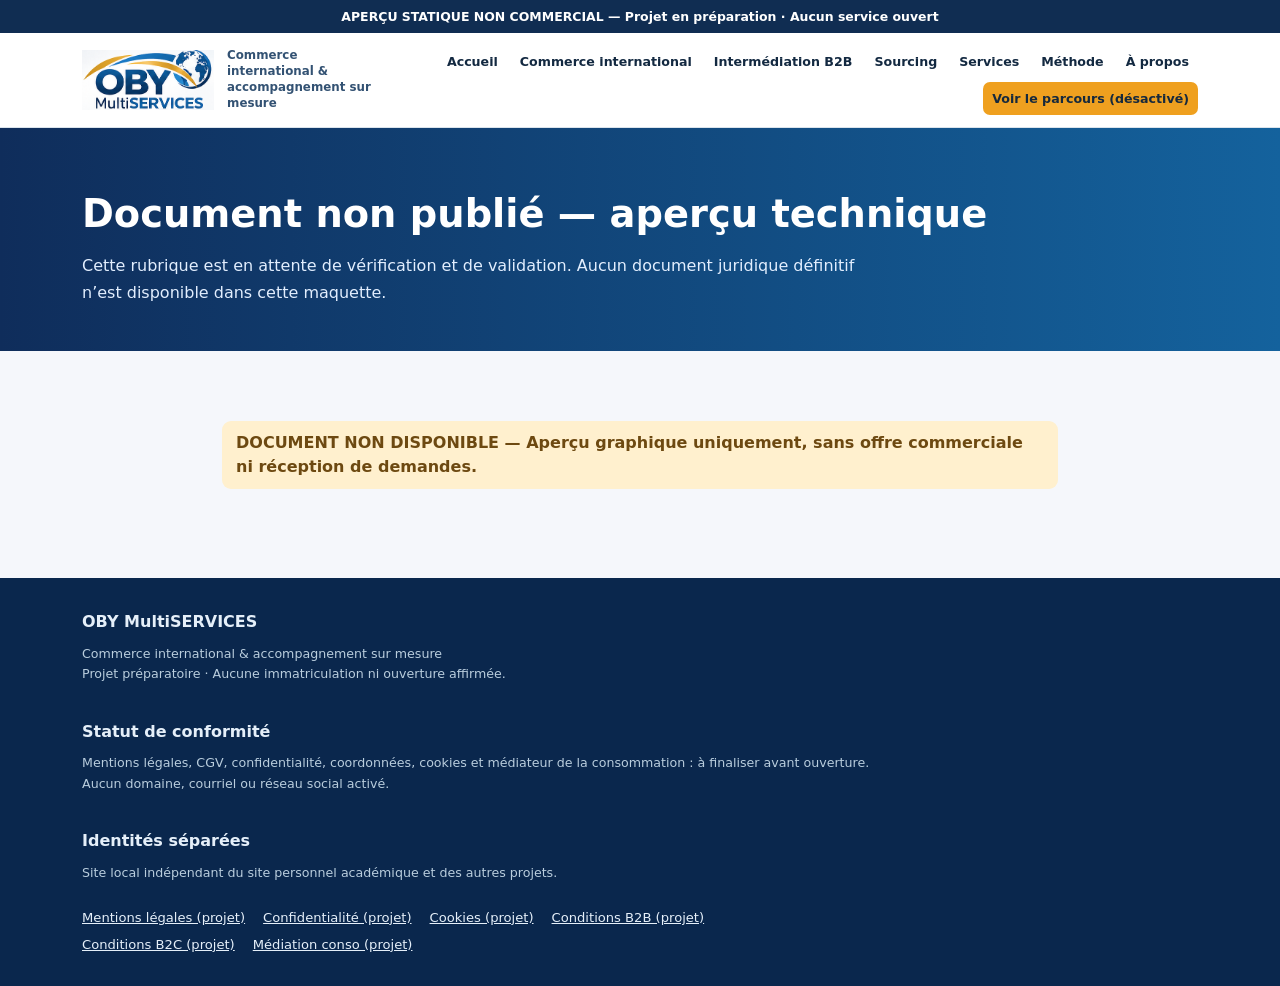
<file: docs/mediation-consommation.html>
<!DOCTYPE html>

<html lang="fr"><head><meta charset="utf-8"/><meta content="width=device-width,initial-scale=1" name="viewport"/><meta content="noindex,nofollow,noarchive" name="robots"/><meta content="strict-origin-when-cross-origin" name="referrer"/><title>Médiation de la consommation — Aperçu statique | OBY MultiSERVICES</title><meta content="Information obligatoire à compléter en cas de relation avec des consommateurs." name="description"/><link href="assets/css/site.css" rel="stylesheet"/><script defer="" src="assets/js/site.js"></script></head><body><a class="skip" href="#main">Aller au contenu</a><div class="banner">APERÇU STATIQUE NON COMMERCIAL — Projet en préparation · Aucun service ouvert</div><header class="header"><div class="header-inner"><a aria-label="OBY MultiSERVICES — Accueil" class="brand" href="index.html"><img alt="Logo de référence OBY MultiSERVICES — piste Connexions commerciales" src="assets/img/logo_p1_REFERENCE_NON_FINAL.png"/><span class="brand-caption">Commerce international &amp; accompagnement sur mesure</span></a><button aria-controls="main-nav" aria-expanded="false" class="menu-toggle" data-menu-toggle="" type="button">☰ Menu</button><nav aria-label="Navigation principale" class="nav" data-main-nav="" id="main-nav"><a class="" href="index.html">Accueil</a><a class="" href="commerce.html">Commerce international</a><a class="" href="intermediation.html">Intermédiation B2B</a><a class="" href="sourcing.html">Sourcing</a><a class="" href="services.html">Services</a><a class="" href="methode.html">Méthode</a><a class="" href="apropos.html">À propos</a><a class="nav-cta" href="contact.html">Voir le parcours (désactivé)</a></nav></div></header><main class="main" id="main"><section class="page-lead"><div class="container"><h1>Document non publié — aperçu technique</h1><p>Cette rubrique est en attente de vérification et de validation. Aucun document juridique définitif n’est disponible dans cette maquette.</p></div></section><section class="section"><div class="container legal-section"><p class="badge-warning">DOCUMENT NON DISPONIBLE — Aperçu graphique uniquement, sans offre commerciale ni réception de demandes.</p></div></section></main><footer class="footer"><div class="container foot-grid"><div><strong>OBY MultiSERVICES</strong><p>Commerce international &amp; accompagnement sur mesure<br/>Projet préparatoire · Aucune immatriculation ni ouverture affirmée.</p></div><div><strong>Statut de conformité</strong><p>Mentions légales, CGV, confidentialité, coordonnées, cookies et médiateur de la consommation : à finaliser avant ouverture.<br/>Aucun domaine, courriel ou réseau social activé.</p></div><div><strong>Identités séparées</strong><p>Site local indépendant du site personnel académique et des autres projets.</p></div></div><div class="container"><nav aria-label="Documents juridiques en préparation" class="site-legal-links"><a href="mentions-legales.html">Mentions légales (projet)</a><a href="confidentialite.html">Confidentialité (projet)</a><a href="cookies.html">Cookies (projet)</a><a href="conditions-b2b.html">Conditions B2B (projet)</a><a href="conditions-b2c.html">Conditions B2C (projet)</a><a href="mediation-consommation.html">Médiation conso (projet)</a></nav></div></footer></body></html>
</file>
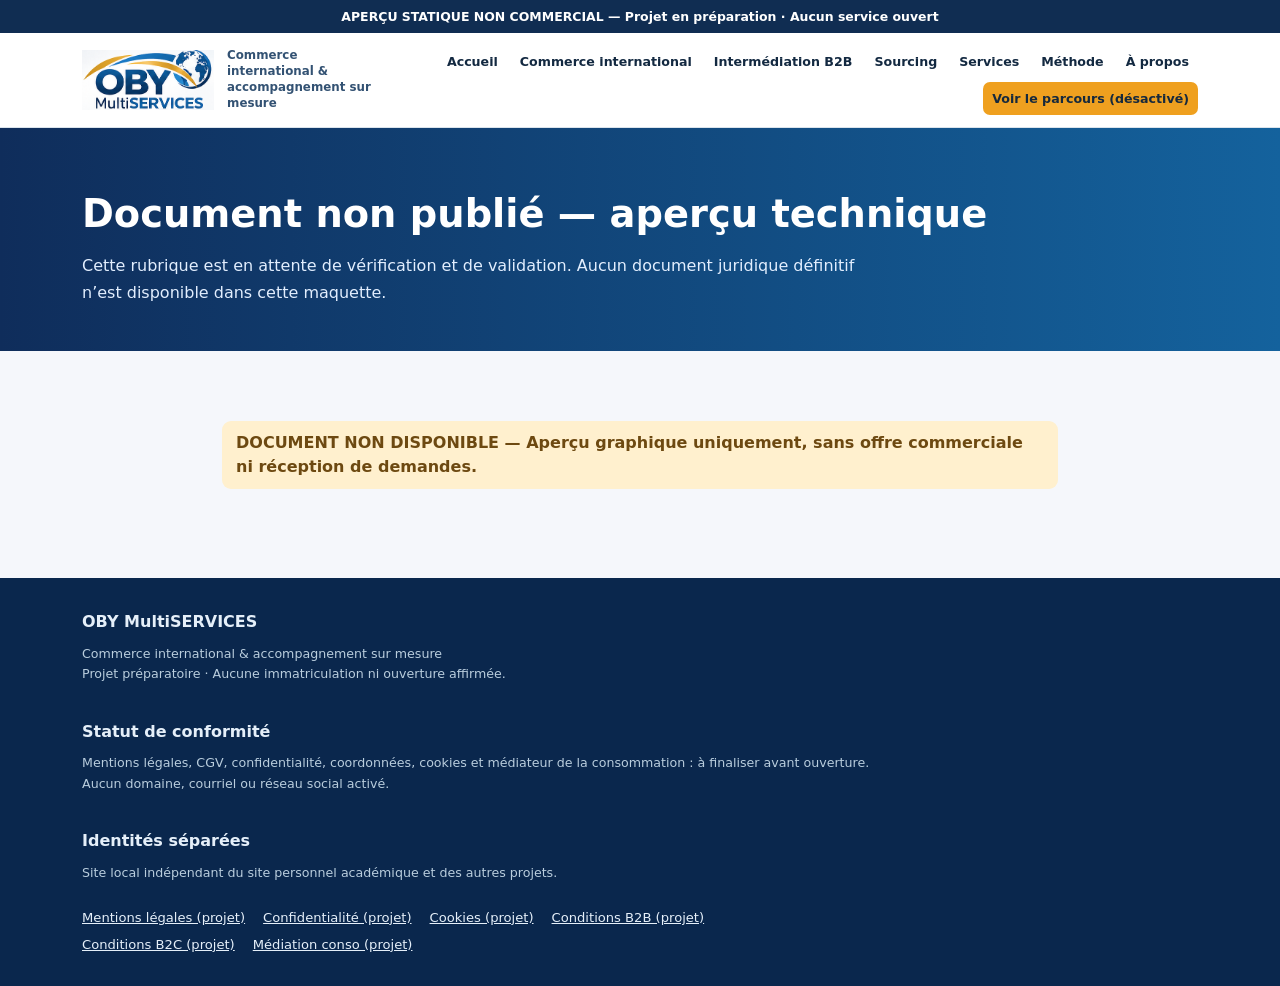
<file: docs/mentions-legales.html>
<!DOCTYPE html>

<html lang="fr"><head><meta charset="utf-8"/><meta content="width=device-width,initial-scale=1" name="viewport"/><meta content="noindex,nofollow,noarchive" name="robots"/><meta content="strict-origin-when-cross-origin" name="referrer"/><title>Mentions légales — Aperçu statique | OBY MultiSERVICES</title><meta content="Projet de mentions légales de l’entreprise individuelle OBY MultiSERVICES, incomplet et interdit de publication." name="description"/><link href="assets/css/site.css" rel="stylesheet"/><script defer="" src="assets/js/site.js"></script></head><body><a class="skip" href="#main">Aller au contenu</a><div class="banner">APERÇU STATIQUE NON COMMERCIAL — Projet en préparation · Aucun service ouvert</div><header class="header"><div class="header-inner"><a aria-label="OBY MultiSERVICES — Accueil" class="brand" href="index.html"><img alt="Logo de référence OBY MultiSERVICES — piste Connexions commerciales" src="assets/img/logo_p1_REFERENCE_NON_FINAL.png"/><span class="brand-caption">Commerce international &amp; accompagnement sur mesure</span></a><button aria-controls="main-nav" aria-expanded="false" class="menu-toggle" data-menu-toggle="" type="button">☰ Menu</button><nav aria-label="Navigation principale" class="nav" data-main-nav="" id="main-nav"><a class="" href="index.html">Accueil</a><a class="" href="commerce.html">Commerce international</a><a class="" href="intermediation.html">Intermédiation B2B</a><a class="" href="sourcing.html">Sourcing</a><a class="" href="services.html">Services</a><a class="" href="methode.html">Méthode</a><a class="" href="apropos.html">À propos</a><a class="nav-cta" href="contact.html">Voir le parcours (désactivé)</a></nav></div></header><main class="main" id="main"><section class="page-lead"><div class="container"><h1>Document non publié — aperçu technique</h1><p>Cette rubrique est en attente de vérification et de validation. Aucun document juridique définitif n’est disponible dans cette maquette.</p></div></section><section class="section"><div class="container legal-section"><p class="badge-warning">DOCUMENT NON DISPONIBLE — Aperçu graphique uniquement, sans offre commerciale ni réception de demandes.</p></div></section></main><footer class="footer"><div class="container foot-grid"><div><strong>OBY MultiSERVICES</strong><p>Commerce international &amp; accompagnement sur mesure<br/>Projet préparatoire · Aucune immatriculation ni ouverture affirmée.</p></div><div><strong>Statut de conformité</strong><p>Mentions légales, CGV, confidentialité, coordonnées, cookies et médiateur de la consommation : à finaliser avant ouverture.<br/>Aucun domaine, courriel ou réseau social activé.</p></div><div><strong>Identités séparées</strong><p>Site local indépendant du site personnel académique et des autres projets.</p></div></div><div class="container"><nav aria-label="Documents juridiques en préparation" class="site-legal-links"><a href="mentions-legales.html">Mentions légales (projet)</a><a href="confidentialite.html">Confidentialité (projet)</a><a href="cookies.html">Cookies (projet)</a><a href="conditions-b2b.html">Conditions B2B (projet)</a><a href="conditions-b2c.html">Conditions B2C (projet)</a><a href="mediation-consommation.html">Médiation conso (projet)</a></nav></div></footer></body></html>
</file>
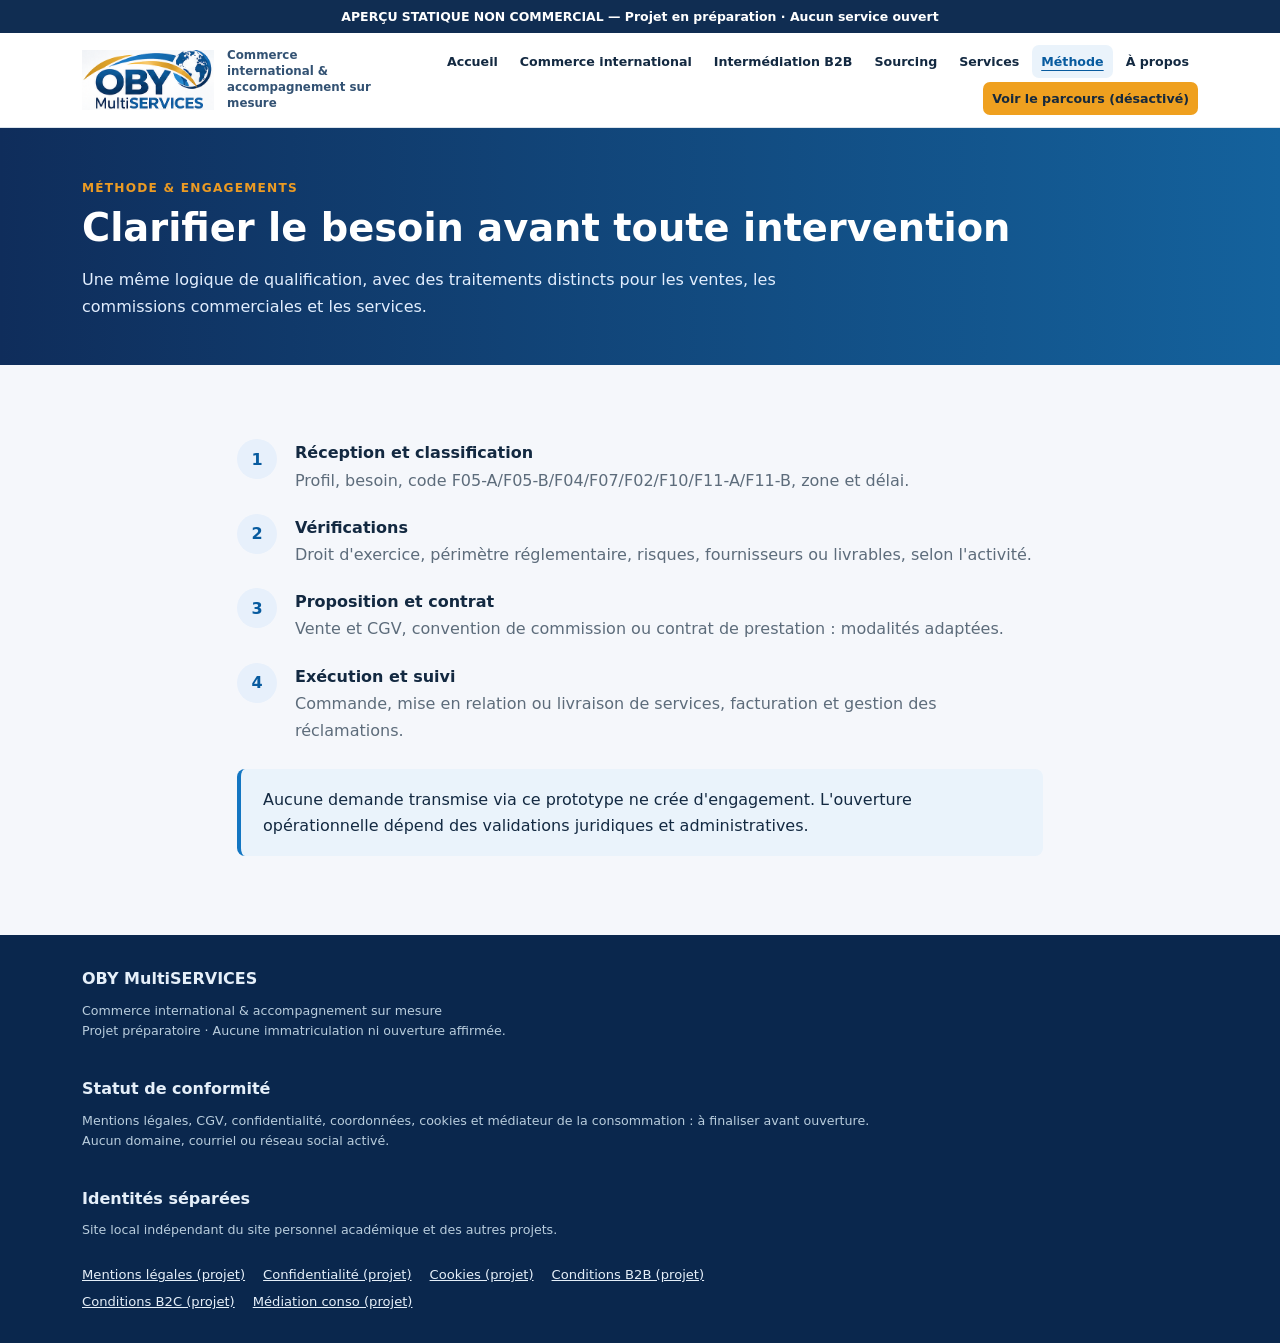
<file: docs/methode.html>
<!DOCTYPE html>

<html lang="fr"><head><meta charset="utf-8"/><meta content="width=device-width,initial-scale=1" name="viewport"/><meta content="noindex,nofollow,noarchive" name="robots"/><meta content="strict-origin-when-cross-origin" name="referrer"/><title>Une démarche structurée, au service de vos projets | OBY MultiSERVICES — Aperçu statique</title><meta content="Réception, qualification, vérification, proposition et suivi des prestations selon les conditions applicables." name="description"/><link href="assets/css/site.css" rel="stylesheet"/><script defer="" src="assets/js/site.js"></script></head><body><a class="skip" href="#main">Aller au contenu</a><div class="banner">APERÇU STATIQUE NON COMMERCIAL — Projet en préparation · Aucun service ouvert</div><header class="header"><div class="header-inner"><a aria-label="OBY MultiSERVICES — Accueil" class="brand" href="index.html"><img alt="Logo de référence OBY MultiSERVICES — piste Connexions commerciales" src="assets/img/logo_p1_REFERENCE_NON_FINAL.png"/><span class="brand-caption">Commerce international &amp; accompagnement sur mesure</span></a><button aria-controls="main-nav" aria-expanded="false" class="menu-toggle" data-menu-toggle="" type="button">☰ Menu</button><nav aria-label="Navigation principale" class="nav" data-main-nav="" id="main-nav"><a class="" href="index.html">Accueil</a><a class="" href="commerce.html">Commerce international</a><a class="" href="intermediation.html">Intermédiation B2B</a><a class="" href="sourcing.html">Sourcing</a><a class="" href="services.html">Services</a><a aria-current="page" class="active" href="methode.html">Méthode</a><a class="" href="apropos.html">À propos</a><a class="nav-cta" href="contact.html">Voir le parcours (désactivé)</a></nav></div></header><main class="main" id="main"><section class="page-lead"><div class="container"><div class="eyebrow">Méthode &amp; engagements</div><h1>Clarifier le besoin avant toute intervention</h1><p>Une même logique de qualification, avec des traitements distincts pour les ventes, les commissions commerciales et les services.</p></div></section><section class="section"><div class="container block"><div class="steps"><div class="step"><span>1</span><div><strong>Réception et classification</strong><br/>Profil, besoin, code F05-A/F05-B/F04/F07/F02/F10/F11-A/F11-B, zone et délai.</div></div><div class="step"><span>2</span><div><strong>Vérifications</strong><br/>Droit d'exercice, périmètre réglementaire, risques, fournisseurs ou livrables, selon l'activité.</div></div><div class="step"><span>3</span><div><strong>Proposition et contrat</strong><br/>Vente et CGV, convention de commission ou contrat de prestation : modalités adaptées.</div></div><div class="step"><span>4</span><div><strong>Exécution et suivi</strong><br/>Commande, mise en relation ou livraison de services, facturation et gestion des réclamations.</div></div></div><div class="callout">Aucune demande transmise via ce prototype ne crée d'engagement. L'ouverture opérationnelle dépend des validations juridiques et administratives.</div></div></section></main><footer class="footer"><div class="container foot-grid"><div><strong>OBY MultiSERVICES</strong><p>Commerce international &amp; accompagnement sur mesure<br/>Projet préparatoire · Aucune immatriculation ni ouverture affirmée.</p></div><div><strong>Statut de conformité</strong><p>Mentions légales, CGV, confidentialité, coordonnées, cookies et médiateur de la consommation : à finaliser avant ouverture.<br/>Aucun domaine, courriel ou réseau social activé.</p></div><div><strong>Identités séparées</strong><p>Site local indépendant du site personnel académique et des autres projets.</p></div></div><div class="container"><nav aria-label="Documents juridiques en préparation" class="site-legal-links"><a href="mentions-legales.html">Mentions légales (projet)</a><a href="confidentialite.html">Confidentialité (projet)</a><a href="cookies.html">Cookies (projet)</a><a href="conditions-b2b.html">Conditions B2B (projet)</a><a href="conditions-b2c.html">Conditions B2C (projet)</a><a href="mediation-consommation.html">Médiation conso (projet)</a></nav></div></footer></body></html>
</file>
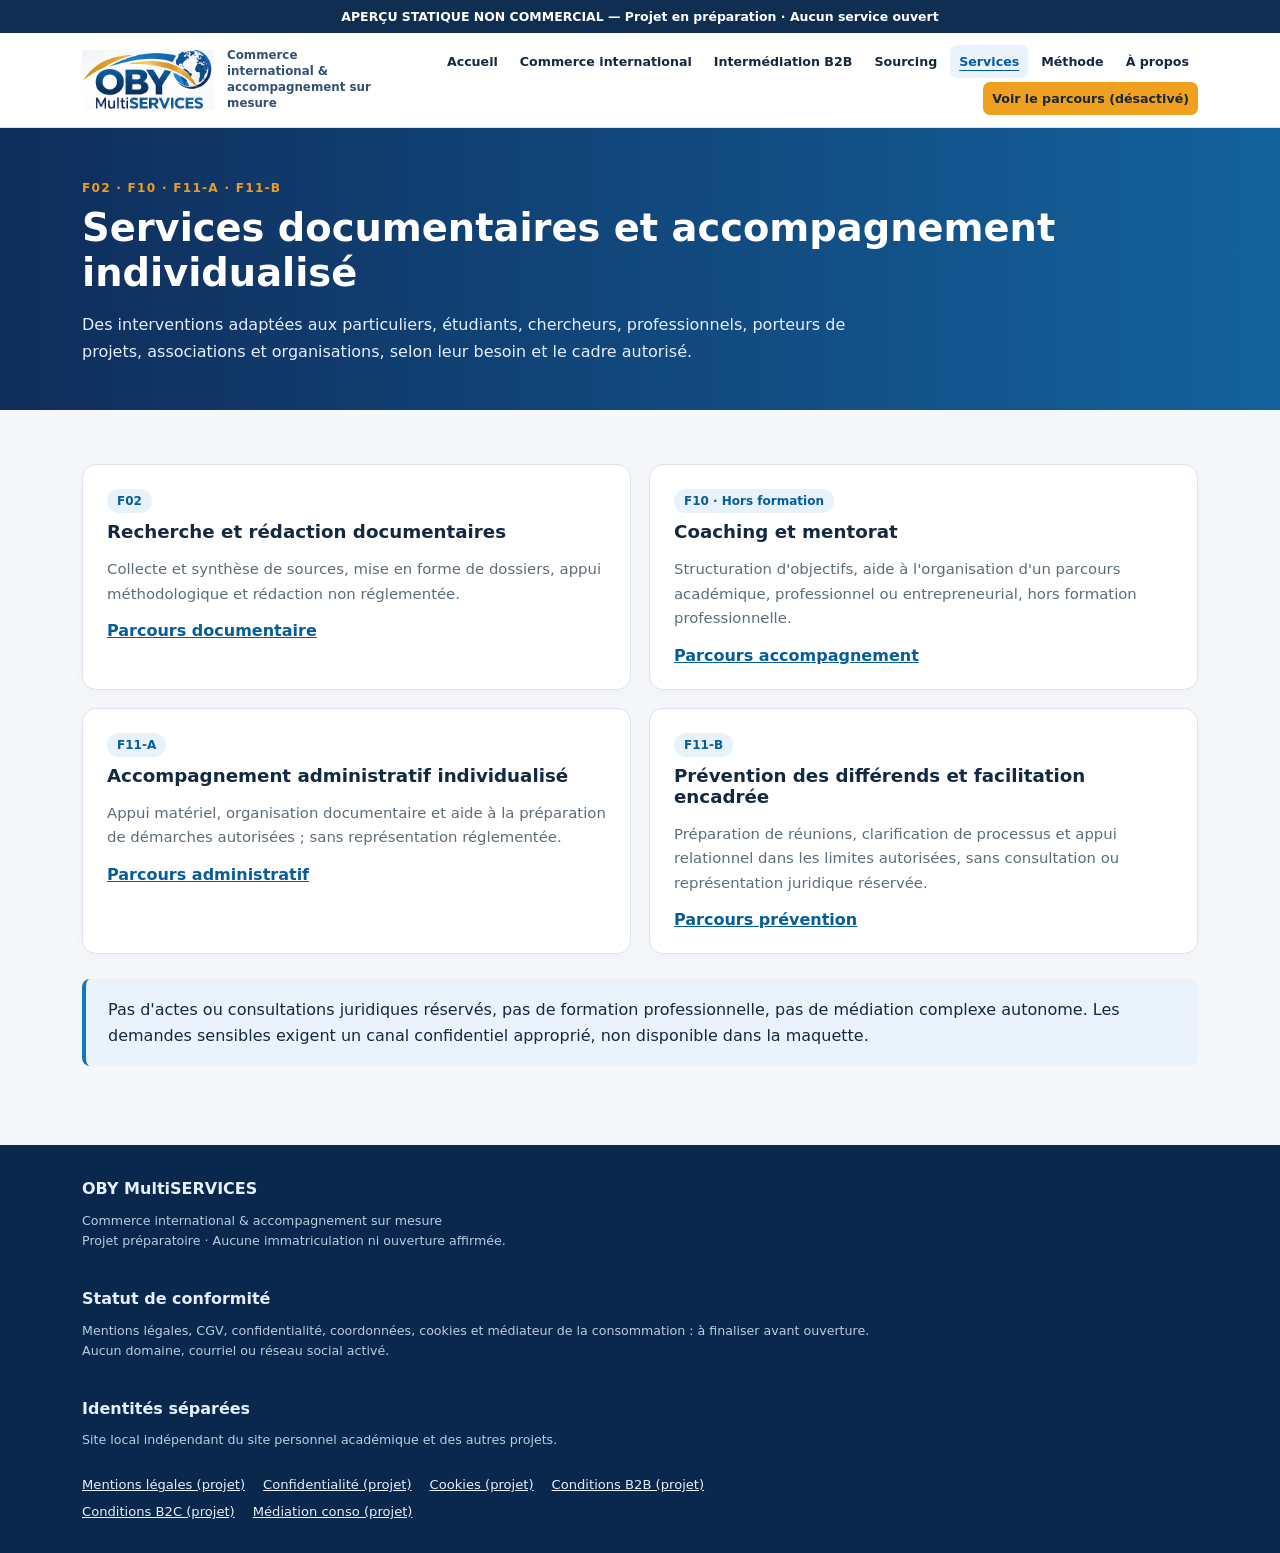
<file: docs/services.html>
<!DOCTYPE html>

<html lang="fr"><head><meta charset="utf-8"/><meta content="width=device-width,initial-scale=1" name="viewport"/><meta content="noindex,nofollow,noarchive" name="robots"/><meta content="strict-origin-when-cross-origin" name="referrer"/><title>Documentation, coaching, aide administrative et facilitation | OBY MultiSERVICES — Aperçu statique</title><meta content="Services F02, F10 hors formation, F11-A et F11-B, destinés à différentes clientèles sous réserve du cadre d’exercice." name="description"/><link href="assets/css/site.css" rel="stylesheet"/><script defer="" src="assets/js/site.js"></script></head><body><a class="skip" href="#main">Aller au contenu</a><div class="banner">APERÇU STATIQUE NON COMMERCIAL — Projet en préparation · Aucun service ouvert</div><header class="header"><div class="header-inner"><a aria-label="OBY MultiSERVICES — Accueil" class="brand" href="index.html"><img alt="Logo de référence OBY MultiSERVICES — piste Connexions commerciales" src="assets/img/logo_p1_REFERENCE_NON_FINAL.png"/><span class="brand-caption">Commerce international &amp; accompagnement sur mesure</span></a><button aria-controls="main-nav" aria-expanded="false" class="menu-toggle" data-menu-toggle="" type="button">☰ Menu</button><nav aria-label="Navigation principale" class="nav" data-main-nav="" id="main-nav"><a class="" href="index.html">Accueil</a><a class="" href="commerce.html">Commerce international</a><a class="" href="intermediation.html">Intermédiation B2B</a><a class="" href="sourcing.html">Sourcing</a><a aria-current="page" class="active" href="services.html">Services</a><a class="" href="methode.html">Méthode</a><a class="" href="apropos.html">À propos</a><a class="nav-cta" href="contact.html">Voir le parcours (désactivé)</a></nav></div></header><main class="main" id="main"><section class="page-lead"><div class="container"><div class="eyebrow">F02 · F10 · F11-A · F11-B</div><h1>Services documentaires et accompagnement individualisé</h1><p>Des interventions adaptées aux particuliers, étudiants, chercheurs, professionnels, porteurs de projets, associations et organisations, selon leur besoin et le cadre autorisé.</p></div></section><section class="section"><div class="container"><div class="grid two"><article class="tile"><span class="chip">F02</span><h3>Recherche et rédaction documentaires</h3><p>Collecte et synthèse de sources, mise en forme de dossiers, appui méthodologique et rédaction non réglementée.</p><a class="inline" href="contact.html?activite=F02">Parcours documentaire</a></article><article class="tile"><span class="chip">F10 · Hors formation</span><h3>Coaching et mentorat</h3><p>Structuration d'objectifs, aide à l'organisation d'un parcours académique, professionnel ou entrepreneurial, hors formation professionnelle.</p><a class="inline" href="contact.html?activite=F10">Parcours accompagnement</a></article><article class="tile"><span class="chip">F11-A</span><h3>Accompagnement administratif individualisé</h3><p>Appui matériel, organisation documentaire et aide à la préparation de démarches autorisées ; sans représentation réglementée.</p><a class="inline" href="contact.html?activite=F11A">Parcours administratif</a></article><article class="tile"><span class="chip">F11-B</span><h3>Prévention des différends et facilitation encadrée</h3><p>Préparation de réunions, clarification de processus et appui relationnel dans les limites autorisées, sans consultation ou représentation juridique réservée.</p><a class="inline" href="contact.html?activite=F11B">Parcours prévention</a></article></div><div class="callout">Pas d'actes ou consultations juridiques réservés, pas de formation professionnelle, pas de médiation complexe autonome. Les demandes sensibles exigent un canal confidentiel approprié, non disponible dans la maquette.</div></div></section></main><footer class="footer"><div class="container foot-grid"><div><strong>OBY MultiSERVICES</strong><p>Commerce international &amp; accompagnement sur mesure<br/>Projet préparatoire · Aucune immatriculation ni ouverture affirmée.</p></div><div><strong>Statut de conformité</strong><p>Mentions légales, CGV, confidentialité, coordonnées, cookies et médiateur de la consommation : à finaliser avant ouverture.<br/>Aucun domaine, courriel ou réseau social activé.</p></div><div><strong>Identités séparées</strong><p>Site local indépendant du site personnel académique et des autres projets.</p></div></div><div class="container"><nav aria-label="Documents juridiques en préparation" class="site-legal-links"><a href="mentions-legales.html">Mentions légales (projet)</a><a href="confidentialite.html">Confidentialité (projet)</a><a href="cookies.html">Cookies (projet)</a><a href="conditions-b2b.html">Conditions B2B (projet)</a><a href="conditions-b2c.html">Conditions B2C (projet)</a><a href="mediation-consommation.html">Médiation conso (projet)</a></nav></div></footer></body></html>
</file>
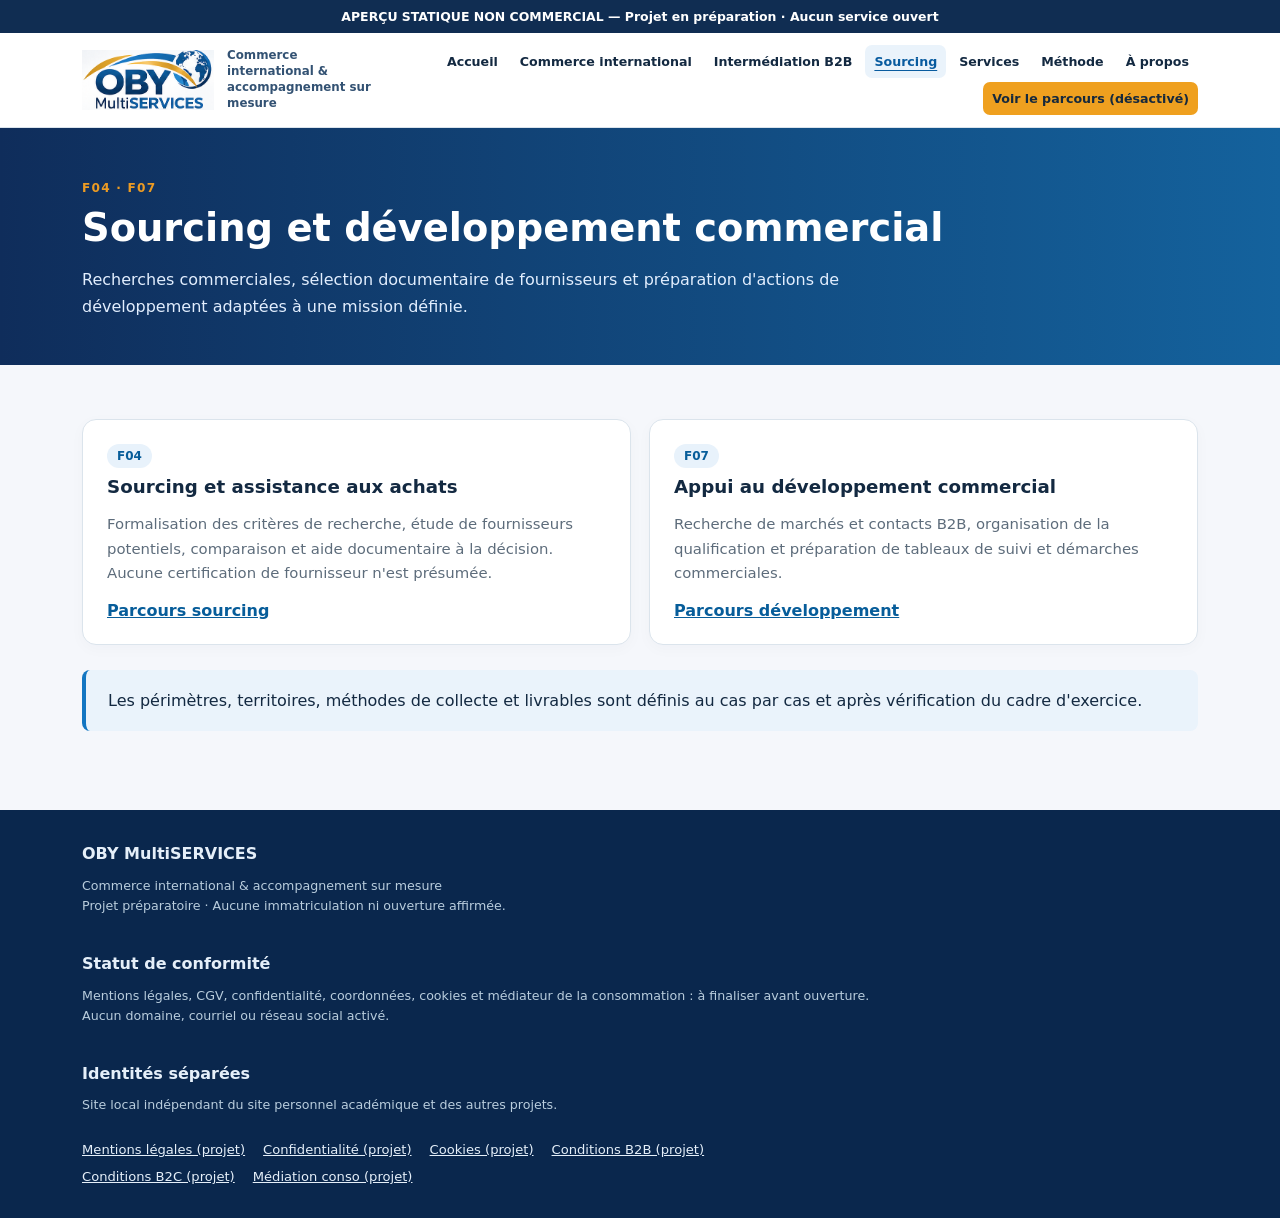
<file: docs/sourcing.html>
<!DOCTYPE html>

<html lang="fr"><head><meta charset="utf-8"/><meta content="width=device-width,initial-scale=1" name="viewport"/><meta content="noindex,nofollow,noarchive" name="robots"/><meta content="strict-origin-when-cross-origin" name="referrer"/><title>Sourcing F04 et développement commercial F07 | OBY MultiSERVICES — Aperçu statique</title><meta content="Recherche de fournisseurs, assistance aux achats, préparation et qualification commerciales." name="description"/><link href="assets/css/site.css" rel="stylesheet"/><script defer="" src="assets/js/site.js"></script></head><body><a class="skip" href="#main">Aller au contenu</a><div class="banner">APERÇU STATIQUE NON COMMERCIAL — Projet en préparation · Aucun service ouvert</div><header class="header"><div class="header-inner"><a aria-label="OBY MultiSERVICES — Accueil" class="brand" href="index.html"><img alt="Logo de référence OBY MultiSERVICES — piste Connexions commerciales" src="assets/img/logo_p1_REFERENCE_NON_FINAL.png"/><span class="brand-caption">Commerce international &amp; accompagnement sur mesure</span></a><button aria-controls="main-nav" aria-expanded="false" class="menu-toggle" data-menu-toggle="" type="button">☰ Menu</button><nav aria-label="Navigation principale" class="nav" data-main-nav="" id="main-nav"><a class="" href="index.html">Accueil</a><a class="" href="commerce.html">Commerce international</a><a class="" href="intermediation.html">Intermédiation B2B</a><a aria-current="page" class="active" href="sourcing.html">Sourcing</a><a class="" href="services.html">Services</a><a class="" href="methode.html">Méthode</a><a class="" href="apropos.html">À propos</a><a class="nav-cta" href="contact.html">Voir le parcours (désactivé)</a></nav></div></header><main class="main" id="main"><section class="page-lead"><div class="container"><div class="eyebrow">F04 · F07</div><h1>Sourcing et développement commercial</h1><p>Recherches commerciales, sélection documentaire de fournisseurs et préparation d'actions de développement adaptées à une mission définie.</p></div></section><section class="section"><div class="container"><div class="grid two"><article class="tile"><span class="chip">F04</span><h3>Sourcing et assistance aux achats</h3><p>Formalisation des critères de recherche, étude de fournisseurs potentiels, comparaison et aide documentaire à la décision. Aucune certification de fournisseur n'est présumée.</p><a class="inline" href="contact.html?activite=F04">Parcours sourcing</a></article><article class="tile"><span class="chip">F07</span><h3>Appui au développement commercial</h3><p>Recherche de marchés et contacts B2B, organisation de la qualification et préparation de tableaux de suivi et démarches commerciales.</p><a class="inline" href="contact.html?activite=F07">Parcours développement</a></article></div><div class="callout">Les périmètres, territoires, méthodes de collecte et livrables sont définis au cas par cas et après vérification du cadre d'exercice.</div></div></section></main><footer class="footer"><div class="container foot-grid"><div><strong>OBY MultiSERVICES</strong><p>Commerce international &amp; accompagnement sur mesure<br/>Projet préparatoire · Aucune immatriculation ni ouverture affirmée.</p></div><div><strong>Statut de conformité</strong><p>Mentions légales, CGV, confidentialité, coordonnées, cookies et médiateur de la consommation : à finaliser avant ouverture.<br/>Aucun domaine, courriel ou réseau social activé.</p></div><div><strong>Identités séparées</strong><p>Site local indépendant du site personnel académique et des autres projets.</p></div></div><div class="container"><nav aria-label="Documents juridiques en préparation" class="site-legal-links"><a href="mentions-legales.html">Mentions légales (projet)</a><a href="confidentialite.html">Confidentialité (projet)</a><a href="cookies.html">Cookies (projet)</a><a href="conditions-b2b.html">Conditions B2B (projet)</a><a href="conditions-b2c.html">Conditions B2C (projet)</a><a href="mediation-consommation.html">Médiation conso (projet)</a></nav></div></footer></body></html>
</file>
<file: docs/assets/css/site.css>
:root{--navy:#0f2d5b;--blue:#1376c2;--cyan:#55addf;--orange:#efa01f;--ink:#132941;--muted:#5d6c7b;--cream:#f5f7fa;--stroke:#dbe4ec;--surface:#fff;--success:#225a45;font-family:system-ui,-apple-system,Segoe UI,Arial,sans-serif;color:var(--ink);background:#f5f7fb}
*{box-sizing:border-box}html{scroll-behavior:smooth}body{margin:0}a{color:inherit}button,input,select,textarea{font:inherit}button{cursor:pointer}img{max-width:100%;height:auto}.skip{position:absolute;transform:translateY(-150%);background:white;padding:8px;z-index:20}.skip:focus{transform:translateY(0)}.banner{background:#102d52;color:#fff;font-size:.78rem;padding:9px max(calc((100% - 1160px)/2),20px);text-align:center;font-weight:600}.container{max-width:1160px;margin:auto;padding:0 22px}.header{background:white;border-bottom:1px solid var(--stroke);position:relative}.header-inner{max-width:1160px;margin:auto;display:flex;align-items:center;gap:22px;justify-content:space-between;padding:12px 22px}.brand{text-decoration:none;display:flex;align-items:center;gap:13px;min-width:210px}.brand img{height:60px;width:150px;object-fit:contain;object-position:left center}.brand-caption{font-size:.74rem;line-height:1.35;max-width:200px;font-weight:650;color:#335273}.nav{display:flex;gap:4px;flex-wrap:wrap;justify-content:flex-end}.nav a{text-decoration:none;padding:9px 9px;border-radius:7px;font-size:.79rem;font-weight:700;white-space:nowrap}.nav a:hover,.nav a:focus-visible,.nav a.active{background:#eaf3fb;color:#085b9f}.nav .nav-cta{background:var(--orange);color:#16293d}.nav .nav-cta:hover{background:#ffd181;color:#16293d}.menu-toggle{display:none}.eyebrow{text-transform:uppercase;letter-spacing:.1em;font-size:.76rem;color:#ec9b23;font-weight:750}.hero{background:linear-gradient(112deg,#09264c 0%,#144f8a 67%,#1d7fac 100%);color:white;overflow:hidden}.hero-grid{display:grid;grid-template-columns:1.22fr .78fr;gap:36px;align-items:center;min-height:430px;padding-top:50px;padding-bottom:50px}.hero h1{font-size:clamp(2rem,3.3vw,3.35rem);line-height:1.11;letter-spacing:-.035em;margin:16px 0}.hero h1 em{font-style:normal;color:#f8b340}.hero p{line-height:1.65;font-size:1.02rem;color:#e6f1fb;max-width:660px}.btns{display:flex;gap:10px;flex-wrap:wrap;margin-top:22px}.btn{display:inline-flex;align-items:center;justify-content:center;padding:13px 18px;border:1px solid transparent;border-radius:9px;text-decoration:none;font-size:.92rem;font-weight:750;min-height:43px}.btn-primary{background:var(--orange);color:#13263b}.btn-primary:hover{background:#ffd16c}.btn-outline{background:transparent;border-color:#a9c7e3;color:#fff}.btn-outline:hover{background:#ffffff22}.btn-secondary{background:var(--navy);color:#fff}.hero-visual{position:relative;height:275px;display:grid;place-items:center}.orb{width:245px;height:245px;border:2px solid #99d9f555;border-radius:50%;position:relative;transform:rotate(-15deg);box-shadow:0 0 0 25px #ffffff05,0 0 0 66px #ffffff04}.orb:before,.orb:after{content:"";position:absolute;inset:8px 45px;border:1.5px solid #f4b64788;border-radius:50%;transform:rotate(58deg)}.orb:after{transform:rotate(-58deg)}.orb-label{position:absolute;background:#fff;color:var(--navy);border-left:5px solid var(--orange);padding:12px 14px;border-radius:8px;font-size:.84rem;font-weight:800;box-shadow:0 10px 22px #0002}.orb-label.one{top:16px;left:2px}.orb-label.two{top:110px;right:-5px}.orb-label.three{bottom:14px;left:2px}.section{padding:54px 0}.section.soft{background:#edf4fa}.section h2{font-size:clamp(1.5rem,2.3vw,2.25rem);margin:9px 0 15px;letter-spacing:-.02em}.intro{max-width:760px;color:var(--muted);line-height:1.75}.grid{display:grid;gap:18px}.grid.two{grid-template-columns:repeat(2,1fr)}.grid.three{grid-template-columns:repeat(3,1fr)}.grid.four{grid-template-columns:repeat(4,1fr)}.tile{background:white;border:1px solid var(--stroke);border-radius:14px;padding:24px;box-shadow:0 4px 15px #0f2d5b07}.tile h3{margin:8px 0 10px;font-size:1.14rem}.tile p{color:var(--muted);font-size:.93rem;line-height:1.65}.chip{background:#e8f2fb;color:#075d9a;border-radius:100px;padding:5px 10px;font-size:.75rem;font-weight:800;display:inline-block}.tile a.inline{color:#075d9a;font-weight:800}.main{min-height:450px}.page-lead{padding:53px 0 29px;background:linear-gradient(90deg,#0f2d5b,#14629d);color:white}.page-lead h1{font-size:clamp(1.7rem,3vw,2.85rem);margin:10px 0}.page-lead p{max-width:800px;color:#e2eefe;line-height:1.7}.block{max-width:850px}.callout{background:#eaf3fb;border-left:4px solid #1376c2;padding:18px 22px;border-radius:8px;margin:25px 0;line-height:1.6}.audiences{display:flex;flex-wrap:wrap;gap:9px;margin-top:23px}.audiences a{padding:10px 12px;border-radius:10px;background:#fff;color:var(--navy);font-size:.85rem;text-decoration:none;font-weight:650}.audiences a:hover{background:#ffe8b7}.steps{counter-reset:step}.step{display:flex;gap:18px;align-items:flex-start;margin:20px 0}.step span{flex:0 0 40px;height:40px;background:#e7f0fb;display:grid;place-items:center;color:#085b9f;border-radius:50%;font-weight:850}.step div{line-height:1.7;color:var(--muted)}.step strong{color:var(--ink)}.footer{background:#0a274d;color:#e5eff9;padding:34px 0}.footer a{color:#e5eff9}.footer p{font-size:.79rem;color:#b9cddd;line-height:1.6}.foot-grid{display:flex;justify-content:space-between;gap:25px;flex-wrap:wrap}.badge-warning{background:#fff0ce;color:#6d4911;padding:10px 14px;border-radius:9px;font-weight:700;line-height:1.5}.form-layout{display:grid;grid-template-columns:1.55fr .65fr;gap:25px}.formbox{background:white;border:1px solid var(--stroke);padding:26px;border-radius:14px}.field-row{display:grid;grid-template-columns:repeat(2,1fr);gap:16px}.field{margin-bottom:17px}label{display:block;font-size:.9rem;font-weight:750;margin-bottom:7px}input,select,textarea{width:100%;border:1px solid #aebfcc;border-radius:7px;padding:12px;color:var(--ink);background:white;max-width:100%}textarea{min-height:125px}input:focus,select:focus,textarea:focus,button:focus-visible,a:focus-visible{outline:3px solid #f4b342;outline-offset:2px}.hint{font-size:.79rem;color:#657386}.checkline{display:flex;gap:10px;align-items:flex-start;margin:17px 0}.checkline input{width:18px;height:18px;margin:2px 0;flex-shrink:0}.checkline label{font-size:.8rem;line-height:1.55;font-weight:500;margin:0}.result{background:#e9f7ef;border-radius:8px;color:#215c42;padding:12px;margin-top:17px;font-weight:700}.hidden{display:none!important}.flag{font-size:.76rem;font-weight:800;color:#996023}.sep{border:0;border-top:1px solid var(--stroke);margin:22px 0}.bullet{padding-left:22px;line-height:1.9;color:var(--muted)}.legal-note{font-size:.82rem;line-height:1.65;color:var(--muted)}
@media(max-width:1000px){.header-inner{flex-wrap:wrap}.brand{min-width:0}.nav{justify-content:flex-start}.hero-grid{gap:10px}.orb{width:190px;height:190px}.orb-label{font-size:.73rem}}@media(max-width:740px){.container{padding:0 17px}.header-inner{padding:10px 17px}.menu-toggle{display:inline-flex;border:1px solid #b8cbd9;border-radius:7px;background:white;padding:9px 12px;color:var(--navy);font-weight:700}.nav{display:none;width:100%;flex-direction:column;align-items:stretch}.nav.open{display:flex}.nav a{padding:13px}.brand img{width:112px;height:48px}.brand-caption{font-size:.67rem}.hero-grid{grid-template-columns:1fr;min-height:0;padding-top:35px;padding-bottom:37px}.hero-visual{display:none}.section{padding:34px 0}.grid.two,.grid.three,.grid.four,.form-layout,.field-row{grid-template-columns:1fr}.tile{padding:20px}.page-lead{padding:40px 0 25px}.formbox{padding:18px}.foot-grid{flex-direction:column}}
@media(prefers-reduced-motion:reduce){html{scroll-behavior:auto}}

/* V5 — accessibilité, responsive et pages juridiques */
:focus-visible{outline:3px solid #ffb637!important;outline-offset:3px}
:target{scroll-margin-block:18px}
.nav a[aria-current="page"]{text-decoration:underline;text-underline-offset:4px}
.legal-draft{background:#fff1d8;color:#593c14;border-left:4px solid #bd761e;padding:12px 16px;border-radius:8px;font-weight:700;margin-bottom:21px}
.legal-section{max-width:880px;line-height:1.75}
.legal-section h2{margin-top:1.6em}
.legal-section a{color:#075a9b;text-decoration:underline;text-underline-offset:2px}
.site-legal-links{display:flex;gap:12px 18px;flex-wrap:wrap;max-width:700px;margin-top:14px}
.site-legal-links a{font-size:.82rem;text-decoration:underline}
.field select{min-height:45px}
@media(max-width:740px){.header-inner{align-items:center}.menu-toggle{min-height:44px;min-width:44px}.nav a{min-height:44px;display:flex;align-items:center}.brand{max-width:calc(100% - 116px)}.brand-caption{max-width:122px}.hero-grid{gap:0}}
@media(prefers-reduced-motion:reduce){*,*::before,*::after{scroll-behavior:auto!important;transition:none!important;animation:none!important}}
</file>
